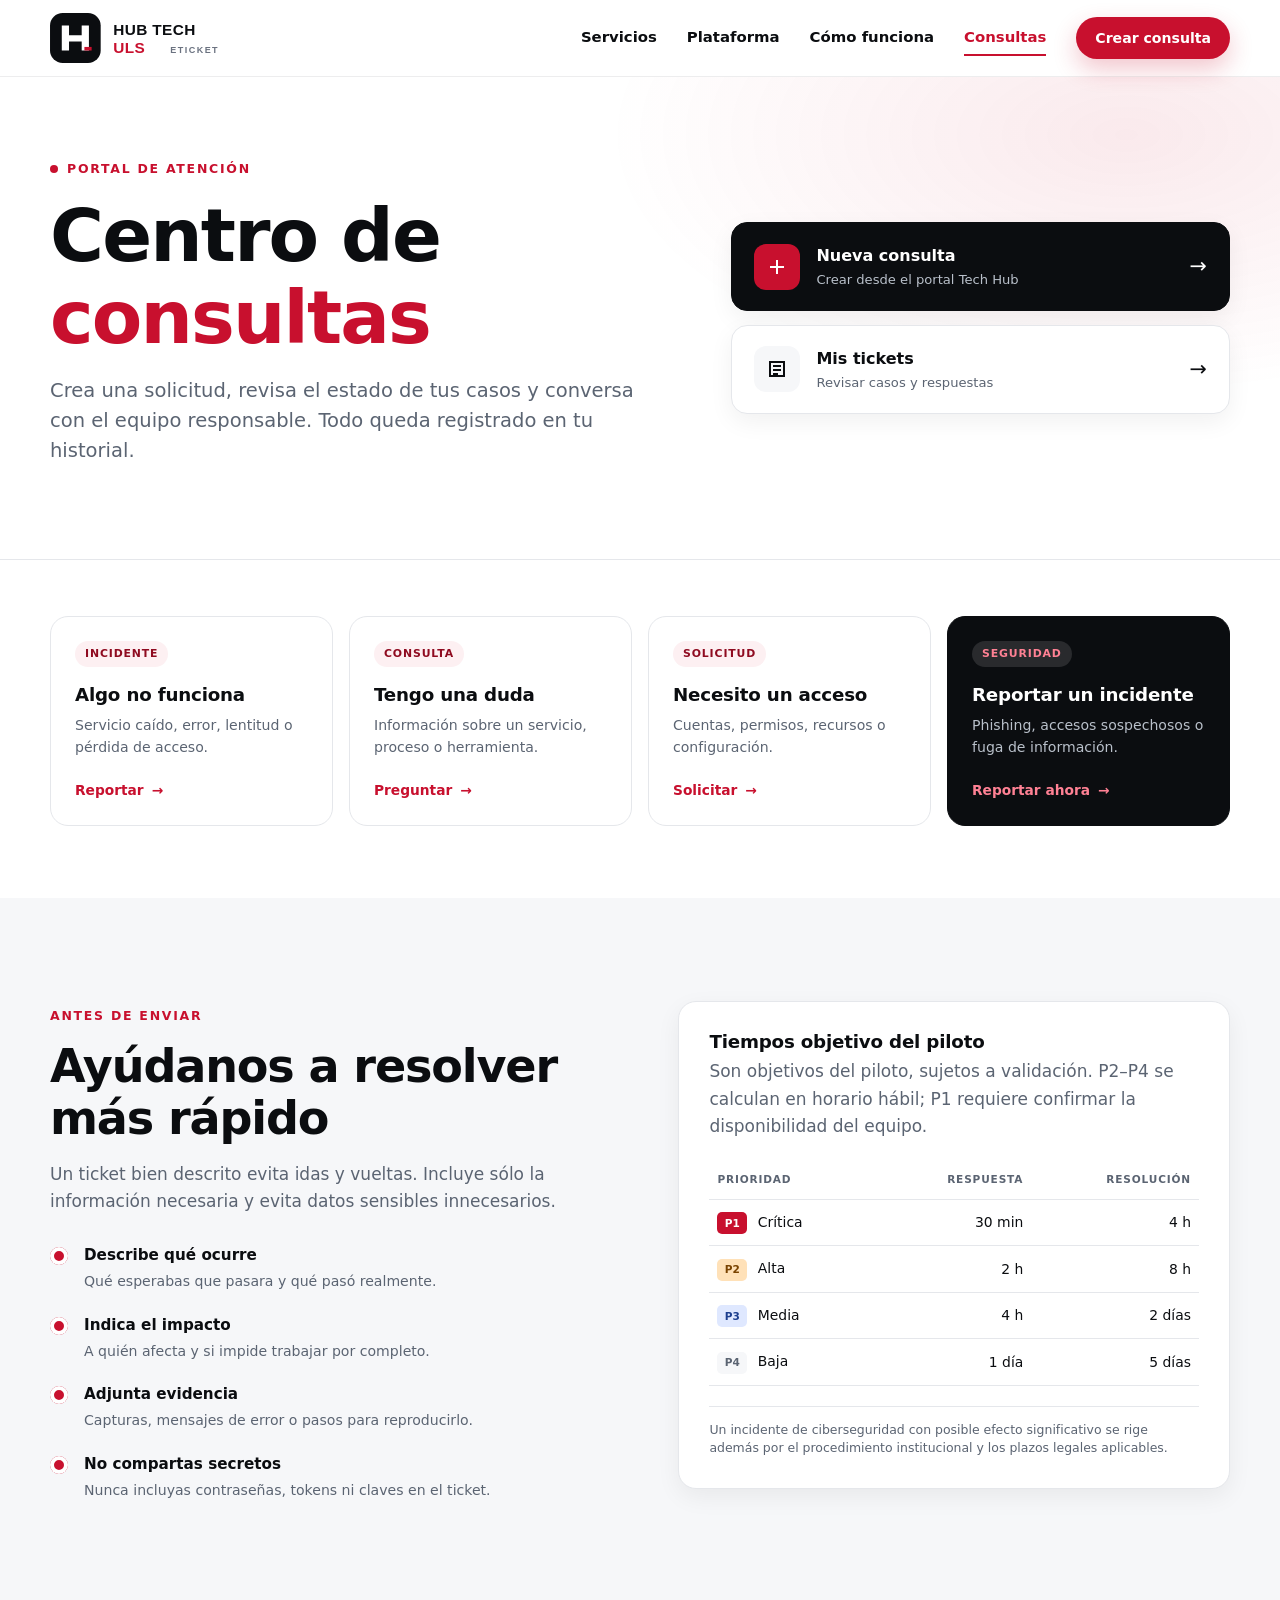
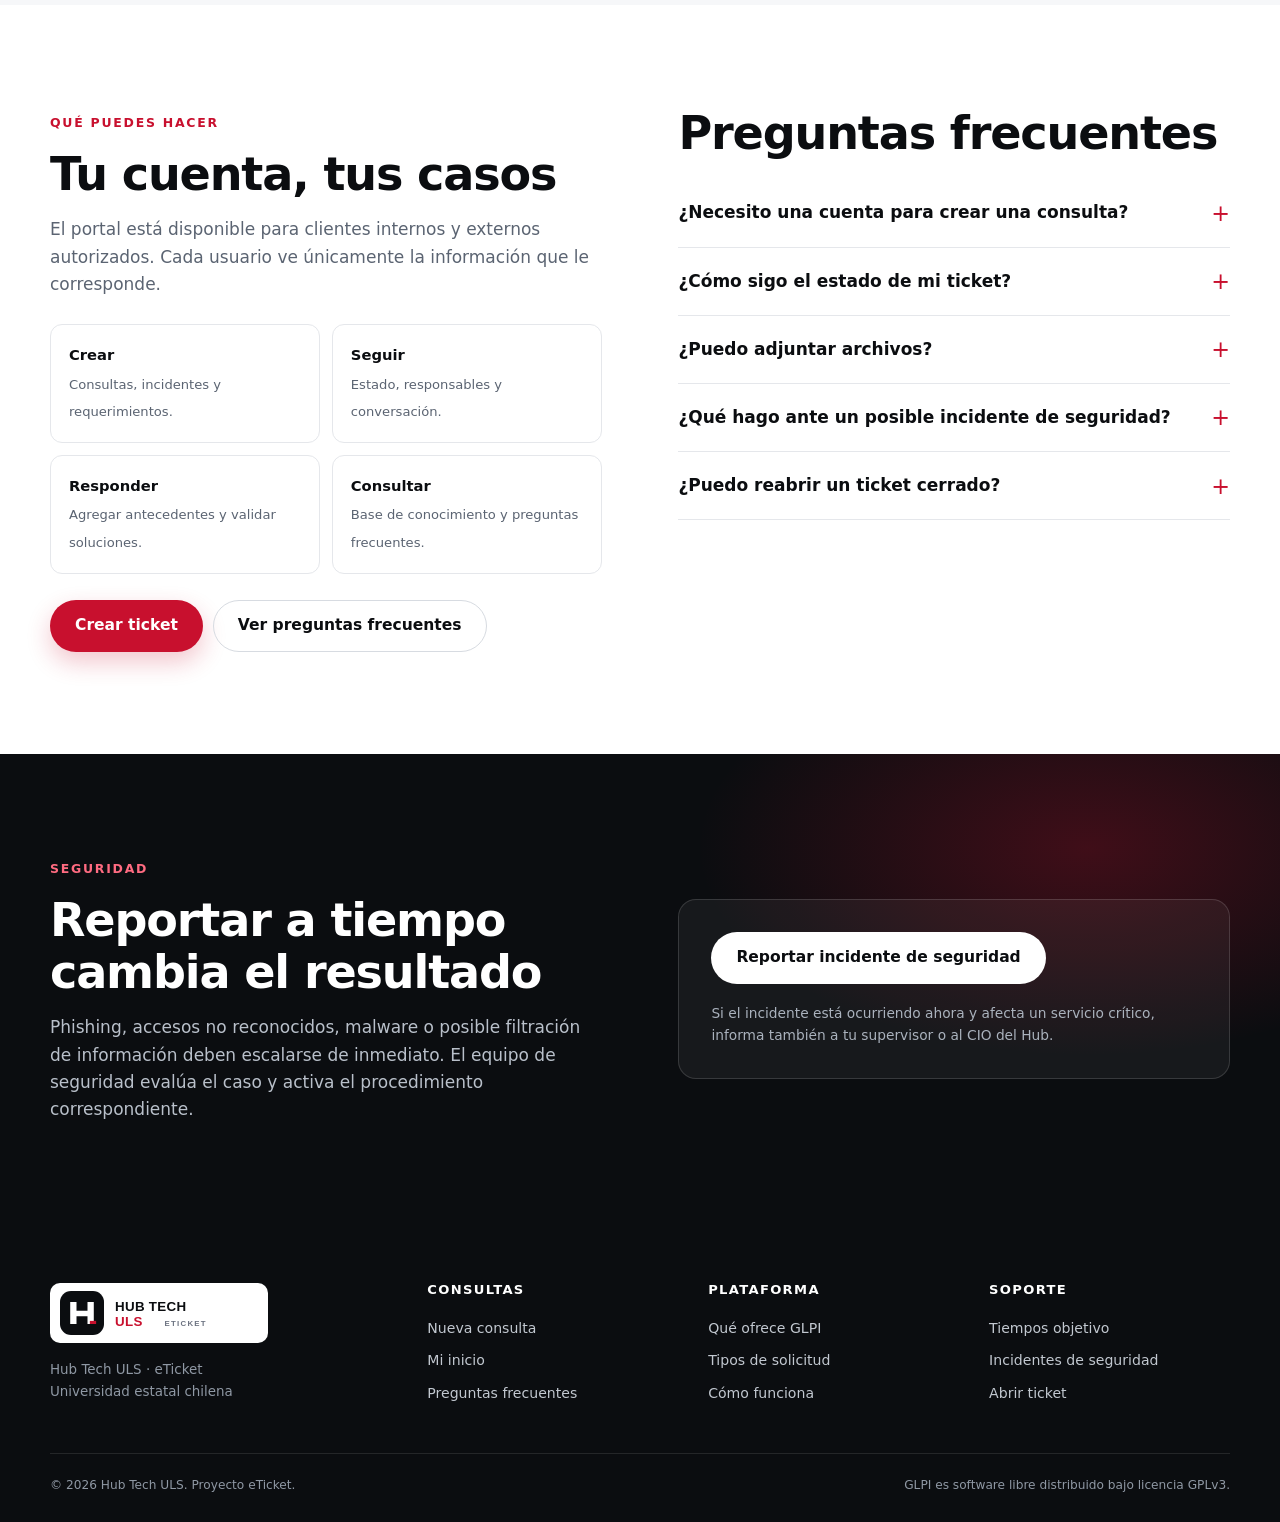
<file: site/consultas.html>
<!doctype html>
<html lang="es-CL">
<head>
  <meta charset="utf-8">
  <meta name="viewport" content="width=device-width, initial-scale=1">
  <meta name="text-scale" content="scale">
  <title>Centro de consultas | Hub Tech ULS</title>
  <meta name="description" content="Guía y acceso al centro de consultas del Hub Tech ULS. Crea, revisa y sigue tus tickets en GLPI.">
  <meta name="theme-color" content="#c8102e">
  <link rel="icon" href="assets/favicon.svg" type="image/svg+xml">
  <link rel="stylesheet" href="assets/styles.css">
</head>
<body>
  <a class="skip-link" href="#contenido">Saltar al contenido</a>

  <header class="site-header">
    <div class="container header-inner">
      <a class="brand" href="index.html" aria-label="Hub Tech ULS - Inicio">
        <img src="assets/logo.svg" alt="Hub Tech ULS" width="252" height="56" fetchpriority="high">
      </a>
      <button class="nav-toggle" type="button" aria-expanded="false" aria-controls="main-nav">
        <span class="sr-only">Abrir menú</span>
        <span></span><span></span><span></span>
      </button>
      <nav class="main-nav" id="main-nav" aria-label="Navegación principal">
        <a href="index.html#servicios">Servicios</a>
        <a href="index.html#glpi">Plataforma</a>
        <a href="index.html#como-funciona">Cómo funciona</a>
        <a class="is-active" href="consultas.html">Consultas</a>
        <a class="btn btn-sm btn-primary" data-glpi-path="/ServiceCatalog" href="http://localhost:8081/ServiceCatalog">Crear consulta</a>
      </nav>
    </div>
  </header>

  <main id="contenido" tabindex="-1">
    <section class="page-hero">
      <div class="container page-hero-grid">
        <div>
          <p class="eyebrow"><span class="pulse"></span> Portal de atención</p>
          <h1>Centro de <span class="accent">consultas</span></h1>
          <p class="lead">Crea una solicitud, revisa el estado de tus casos y conversa con el equipo responsable. Todo queda registrado en tu historial.</p>
        </div>
        <div class="page-hero-actions">
          <a class="action-card action-card-primary" data-glpi-path="/ServiceCatalog" href="http://localhost:8081/ServiceCatalog">
            <span class="action-icon">
              <svg viewBox="0 0 24 24" aria-hidden="true"><path d="M11 5h2v6h6v2h-6v6h-2v-6H5v-2h6V5Z" fill="currentColor"/></svg>
            </span>
            <div><strong>Nueva consulta</strong><small>Crear desde el portal Tech Hub</small></div>
            <span class="action-arrow" aria-hidden="true">→</span>
          </a>
          <a class="action-card" data-glpi-path="/front/ticket.php" href="http://localhost:8081/front/ticket.php">
            <span class="action-icon action-icon-dark">
              <svg viewBox="0 0 24 24" aria-hidden="true"><path d="M4 4h16v16H4V4Zm2 2v12h12V6H6Zm2 2h8v2H8V8Zm0 4h8v2H8v-2Zm0 4h5v2H8v-2Z" fill="currentColor"/></svg>
            </span>
            <div><strong>Mis tickets</strong><small>Revisar casos y respuestas</small></div>
            <span class="action-arrow" aria-hidden="true">→</span>
          </a>
        </div>
      </div>
    </section>

    <section class="section section-tight">
      <div class="container">
        <h2 class="sr-only">Tipos de solicitud</h2>
        <div class="quick-grid">
          <a class="quick-card" data-glpi-path="/ServiceCatalog" href="http://localhost:8081/ServiceCatalog">
            <span class="quick-tag">Incidente</span>
            <h3>Algo no funciona</h3>
            <p>Servicio caído, error, lentitud o pérdida de acceso.</p>
            <span class="card-link">Reportar <span aria-hidden="true">→</span></span>
          </a>
          <a class="quick-card" data-glpi-path="/ServiceCatalog" href="http://localhost:8081/ServiceCatalog">
            <span class="quick-tag">Consulta</span>
            <h3>Tengo una duda</h3>
            <p>Información sobre un servicio, proceso o herramienta.</p>
            <span class="card-link">Preguntar <span aria-hidden="true">→</span></span>
          </a>
          <a class="quick-card" data-glpi-path="/ServiceCatalog" href="http://localhost:8081/ServiceCatalog">
            <span class="quick-tag">Solicitud</span>
            <h3>Necesito un acceso</h3>
            <p>Cuentas, permisos, recursos o configuración.</p>
            <span class="card-link">Solicitar <span aria-hidden="true">→</span></span>
          </a>
          <a class="quick-card quick-card-security" data-glpi-path="/ServiceCatalog" href="http://localhost:8081/ServiceCatalog">
            <span class="quick-tag">Seguridad</span>
            <h3>Reportar un incidente</h3>
            <p>Phishing, accesos sospechosos o fuga de información.</p>
            <span class="card-link">Reportar ahora <span aria-hidden="true">→</span></span>
          </a>
        </div>
      </div>
    </section>

    <section class="section section-soft">
      <div class="container two-col">
        <div>
          <p class="eyebrow">Antes de enviar</p>
          <h2>Ayúdanos a resolver más rápido</h2>
          <p class="muted">Un ticket bien descrito evita idas y vueltas. Incluye sólo la información necesaria y evita datos sensibles innecesarios.</p>
          <ul class="check-list">
            <li><strong>Describe qué ocurre</strong><span>Qué esperabas que pasara y qué pasó realmente.</span></li>
            <li><strong>Indica el impacto</strong><span>A quién afecta y si impide trabajar por completo.</span></li>
            <li><strong>Adjunta evidencia</strong><span>Capturas, mensajes de error o pasos para reproducirlo.</span></li>
            <li><strong>No compartas secretos</strong><span>Nunca incluyas contraseñas, tokens ni claves en el ticket.</span></li>
          </ul>
        </div>
        <aside class="info-panel" id="tiempos">
          <h3>Tiempos objetivo del piloto</h3>
          <p class="muted">Son objetivos del piloto, sujetos a validación. P2–P4 se calculan en horario hábil; P1 requiere confirmar la disponibilidad del equipo.</p>
          <table class="sla-table">
            <thead>
              <tr><th>Prioridad</th><th>Respuesta</th><th>Resolución</th></tr>
            </thead>
            <tbody>
              <tr><td><span class="prio prio-p1">P1</span> Crítica</td><td>30 min</td><td>4 h</td></tr>
              <tr><td><span class="prio prio-p2">P2</span> Alta</td><td>2 h</td><td>8 h</td></tr>
              <tr><td><span class="prio prio-p3">P3</span> Media</td><td>4 h</td><td>2 días</td></tr>
              <tr><td><span class="prio prio-p4">P4</span> Baja</td><td>1 día</td><td>5 días</td></tr>
            </tbody>
          </table>
          <p class="note">Un incidente de ciberseguridad con posible efecto significativo se rige además por el procedimiento institucional y los plazos legales aplicables.</p>
        </aside>
      </div>
    </section>

    <section class="section">
      <div class="container two-col">
        <div>
          <p class="eyebrow">Qué puedes hacer</p>
          <h2>Tu cuenta, tus casos</h2>
          <p class="muted">El portal está disponible para clientes internos y externos autorizados. Cada usuario ve únicamente la información que le corresponde.</p>
          <div class="mini-grid">
            <div class="mini-card"><strong>Crear</strong><span>Consultas, incidentes y requerimientos.</span></div>
            <div class="mini-card"><strong>Seguir</strong><span>Estado, responsables y conversación.</span></div>
            <div class="mini-card"><strong>Responder</strong><span>Agregar antecedentes y validar soluciones.</span></div>
            <div class="mini-card"><strong>Consultar</strong><span>Base de conocimiento y preguntas frecuentes.</span></div>
          </div>
          <div class="inline-actions">
            <a class="btn btn-primary" data-glpi-path="/ServiceCatalog" href="http://localhost:8081/ServiceCatalog">Crear ticket</a>
            <a class="btn btn-ghost" data-glpi-path="/front/helpdesk.faq.php" href="http://localhost:8081/front/helpdesk.faq.php">Ver preguntas frecuentes</a>
          </div>
        </div>

        <div class="faq" aria-labelledby="faq-title">
          <h2 id="faq-title">Preguntas frecuentes</h2>
          <details>
            <summary>¿Necesito una cuenta para crear una consulta?</summary>
            <p>Sí. El portal usa autenticación institucional. Si aún no tienes acceso, solicita la creación de tu cuenta a la mesa de ayuda.</p>
          </details>
          <details>
            <summary>¿Cómo sigo el estado de mi ticket?</summary>
            <p>Ingresa a “Mis tickets”. Ahí verás el estado, la prioridad, el responsable y la línea de tiempo de cada caso.</p>
          </details>
          <details>
            <summary>¿Puedo adjuntar archivos?</summary>
            <p>Sí, dentro de los límites definidos por la plataforma. Evita adjuntar bases de datos completas, credenciales o información que no sea necesaria para el caso.</p>
          </details>
          <details>
            <summary>¿Qué hago ante un posible incidente de seguridad?</summary>
            <p>No esperes. Crea el ticket en la categoría de seguridad o avisa de inmediato al Security Lab. No reenvíes correos sospechosos ni compartas credenciales.</p>
          </details>
          <details>
            <summary>¿Puedo reabrir un ticket cerrado?</summary>
            <p>Sí, si el problema persiste o reaparece dentro del período definido. Indica qué cambió y adjunta la evidencia disponible.</p>
          </details>
        </div>
      </div>
    </section>

    <section class="security-band" id="seguridad">
      <div class="container security-grid">
        <div>
          <p class="eyebrow eyebrow-light">Seguridad</p>
          <h2>Reportar a tiempo cambia el resultado</h2>
          <p class="security-copy">Phishing, accesos no reconocidos, malware o posible filtración de información deben escalarse de inmediato. El equipo de seguridad evalúa el caso y activa el procedimiento correspondiente.</p>
        </div>
        <div class="security-cta">
          <a class="btn btn-white" data-glpi-path="/ServiceCatalog" href="http://localhost:8081/ServiceCatalog">Reportar incidente de seguridad</a>
          <p>Si el incidente está ocurriendo ahora y afecta un servicio crítico, informa también a tu supervisor o al CIO del Hub.</p>
        </div>
      </div>
    </section>
  </main>

  <footer class="site-footer">
    <h2 class="sr-only">Enlaces del pie de página</h2>
    <div class="container footer-grid">
      <div class="footer-brand">
        <img src="assets/logo.svg" alt="Hub Tech ULS" width="252" height="56" loading="lazy">
        <p>Hub Tech ULS · eTicket<br>Universidad estatal chilena</p>
      </div>
      <div class="footer-col">
        <h3>Consultas</h3>
        <a data-glpi-path="/ServiceCatalog" href="http://localhost:8081/ServiceCatalog">Nueva consulta</a>
        <a data-glpi-path="/Helpdesk" href="http://localhost:8081/Helpdesk">Mi inicio</a>
        <a data-glpi-path="/front/helpdesk.faq.php" href="http://localhost:8081/front/helpdesk.faq.php">Preguntas frecuentes</a>
      </div>
      <div class="footer-col">
        <h3>Plataforma</h3>
        <a href="index.html#glpi">Qué ofrece GLPI</a>
        <a href="index.html#servicios">Tipos de solicitud</a>
        <a href="index.html#como-funciona">Cómo funciona</a>
      </div>
      <div class="footer-col">
        <h3>Soporte</h3>
        <a href="consultas.html#tiempos">Tiempos objetivo</a>
        <a href="consultas.html#seguridad">Incidentes de seguridad</a>
        <a data-glpi-path="/ServiceCatalog" href="http://localhost:8081/ServiceCatalog">Abrir ticket</a>
      </div>
    </div>
    <div class="container footer-bottom">
      <span>© <span data-year>2026</span> Hub Tech ULS. Proyecto eTicket.</span>
      <span>GLPI es software libre distribuido bajo licencia GPLv3.</span>
    </div>
  </footer>

  <script src="config.js"></script>
  <script src="assets/app.js"></script>
</body>
</html>
</file>
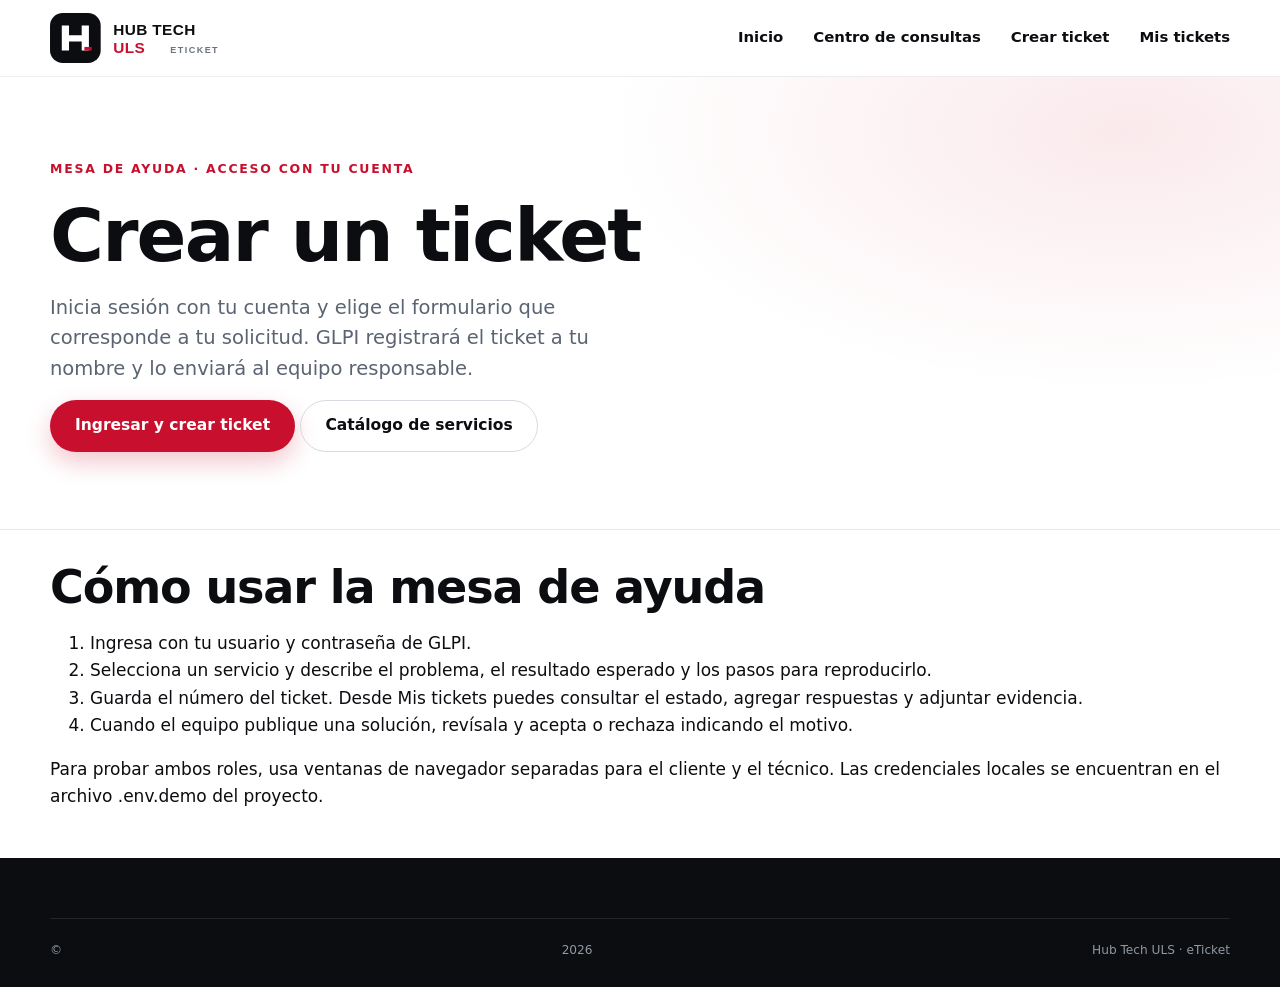
<file: site/crear-consulta.html>
<!doctype html>
<html lang="es-CL">
<head>
<meta charset="utf-8">  <meta name="viewport" content="width=device-width, initial-scale=1">
  <meta name="text-scale" content="scale">
<title>Crear un ticket | Hub Tech ULS</title>
<link rel="icon" href="assets/favicon.svg" type="image/svg+xml">
<link rel="stylesheet" href="assets/styles.css">
</head>
<body>
<a class="skip-link" href="#contenido">Saltar al contenido</a>
<header class="site-header"><div class="container header-inner">
<a class="brand" href="index.html"><img src="assets/logo.svg" alt="Hub Tech ULS" width="252" height="56" fetchpriority="high"></a>
<nav class="main-nav"><a href="index.html">Inicio</a><a href="consultas.html">Centro de consultas</a><a href="crear-consulta.html">Crear ticket</a><a href="panel-atencion.html">Mis tickets</a></nav>
</div></header>
<main id="contenido" tabindex="-1"><section class="page-hero"><div class="container">
<p class="eyebrow">Mesa de ayuda · Acceso con tu cuenta</p>
<h1>Crear un ticket</h1><p class="lead">Inicia sesión con tu cuenta y elige el formulario que corresponde a tu solicitud. GLPI registrará el ticket a tu nombre y lo enviará al equipo responsable.</p>
<a class="btn btn-primary" data-glpi-path="/ServiceCatalog" href="http://localhost:8081/ServiceCatalog">Ingresar y crear ticket</a>
<a class="btn btn-ghost" data-glpi-path="/ServiceCatalog" href="http://localhost:8081/ServiceCatalog">Catálogo de servicios</a>
</div></section>
<section class="container static-section">
<h2>Cómo usar la mesa de ayuda</h2>
<ol><li>Ingresa con tu usuario y contraseña de GLPI.</li><li>Selecciona un servicio y describe el problema, el resultado esperado y los pasos para reproducirlo.</li><li>Guarda el número del ticket. Desde Mis tickets puedes consultar el estado, agregar respuestas y adjuntar evidencia.</li><li>Cuando el equipo publique una solución, revísala y acepta o rechaza indicando el motivo.</li></ol>
<p>Para probar ambos roles, usa ventanas de navegador separadas para el cliente y el técnico. Las credenciales locales se encuentran en el archivo .env.demo del proyecto.</p>
</section></main>
<footer class="site-footer"><div class="container footer-bottom">© <span data-year>2026</span> Hub Tech ULS · eTicket</div></footer>
<script src="config.js"></script><script src="assets/app.js"></script>
</body></html>
</file>
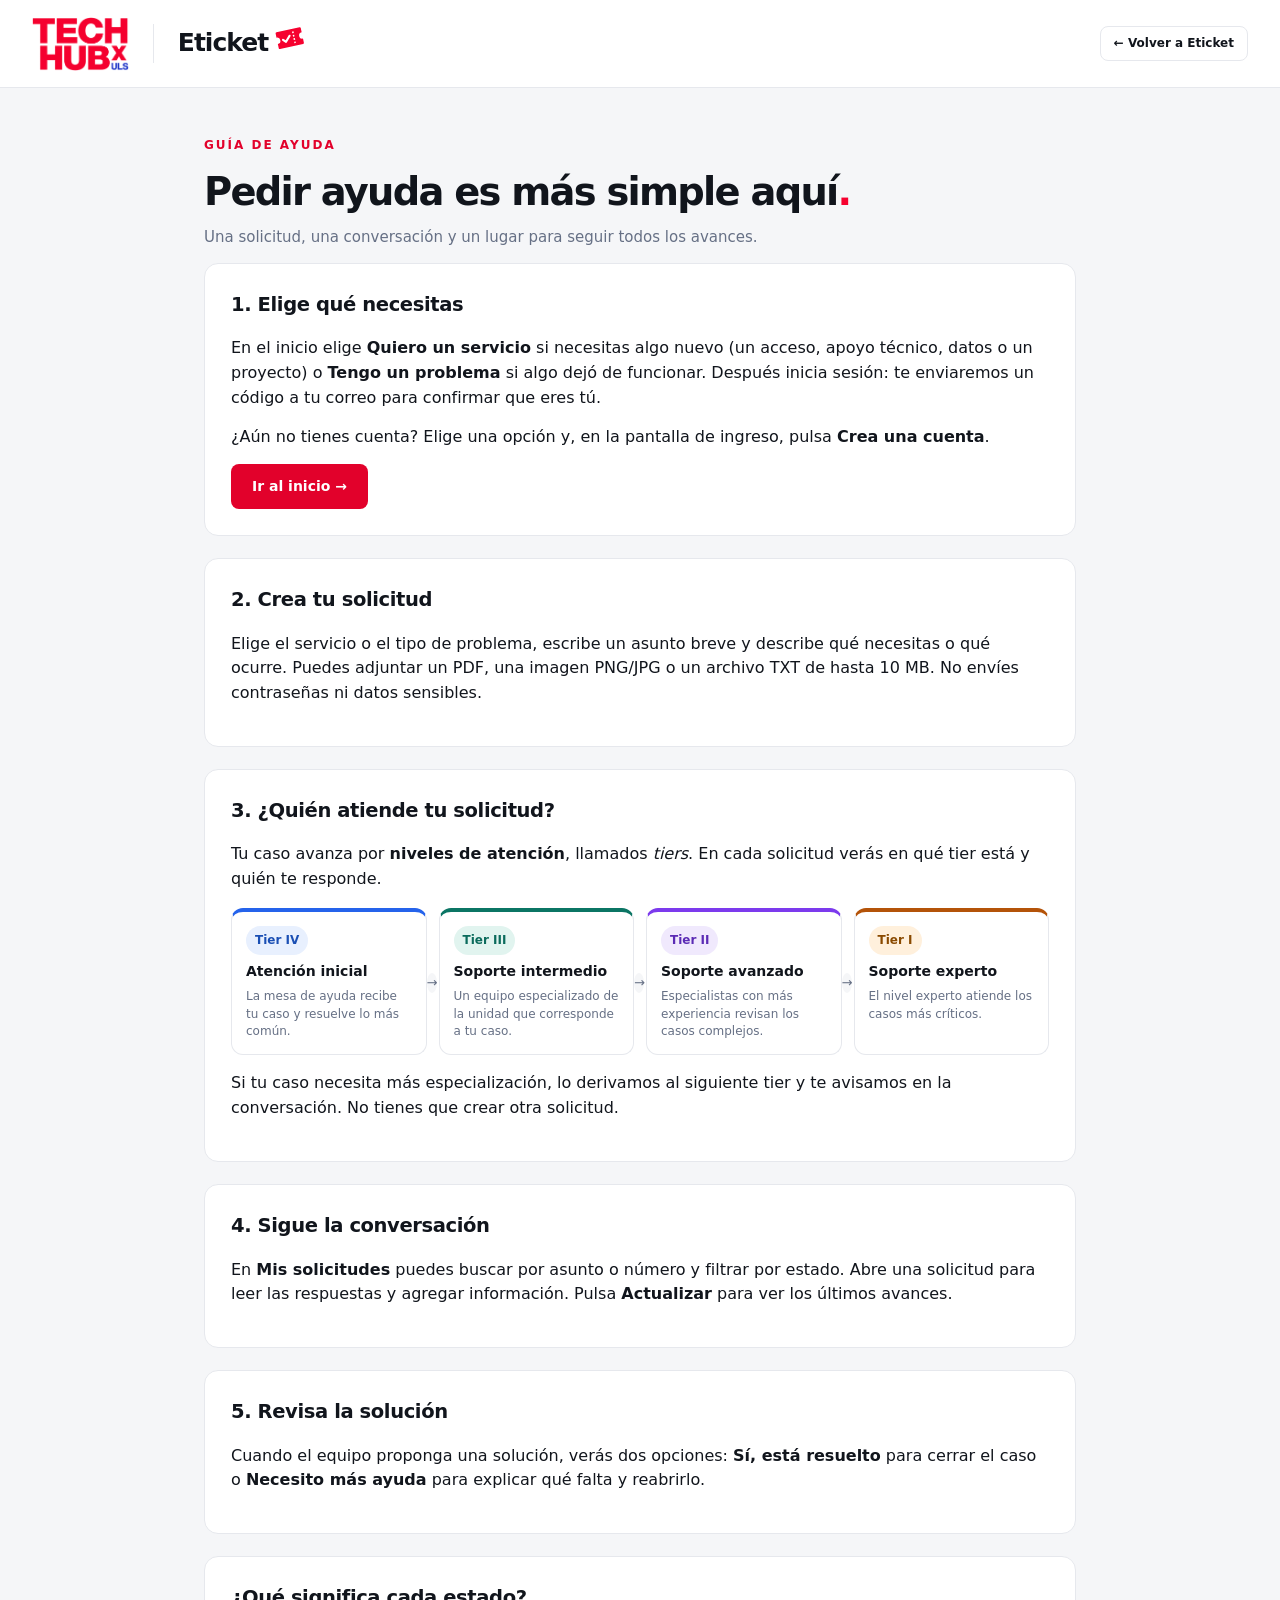
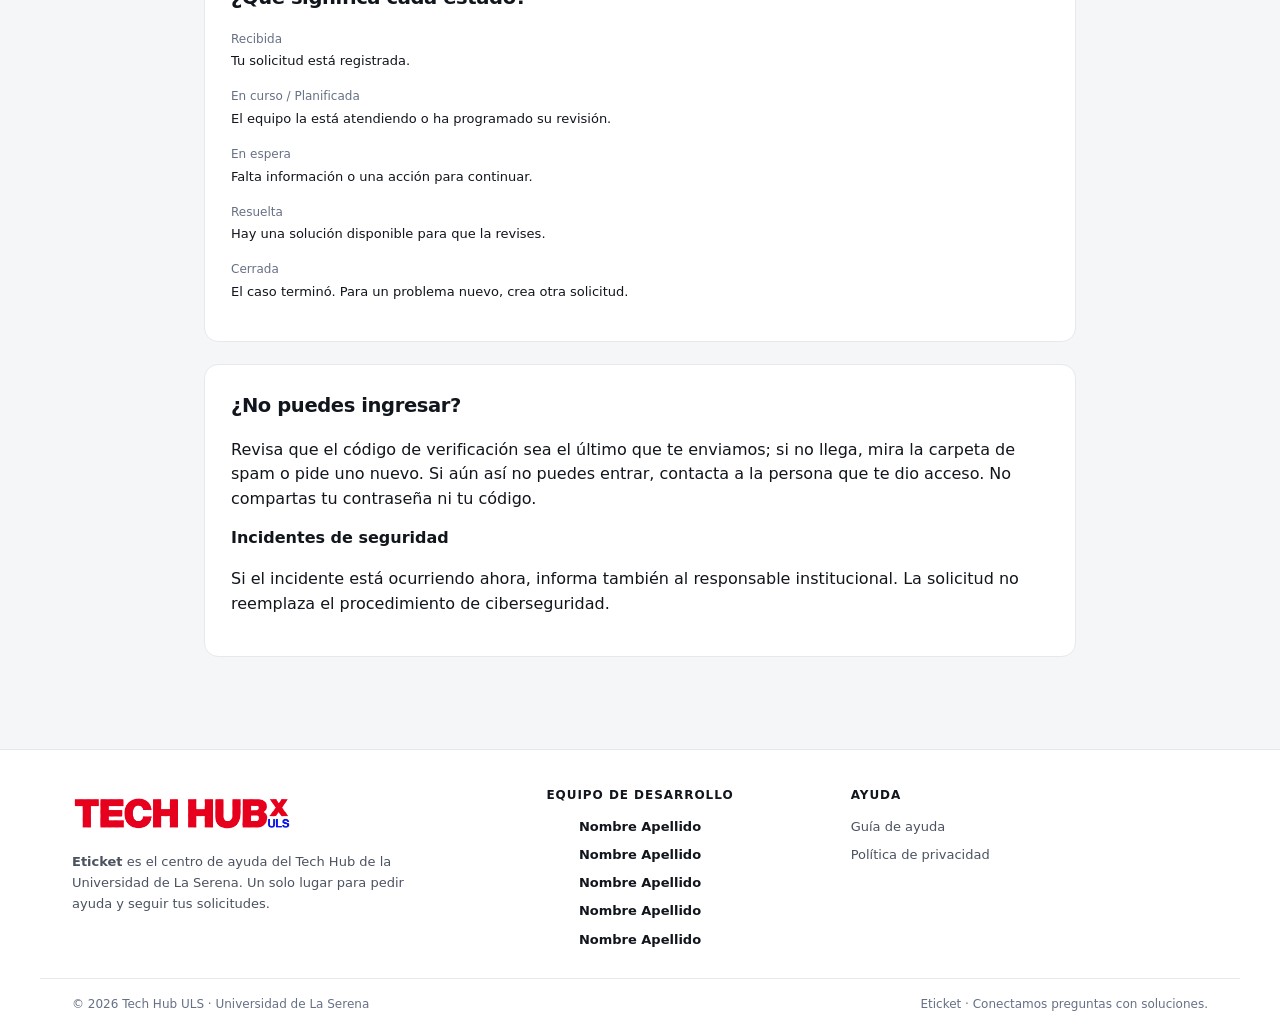
<file: site/guia.html>
<!doctype html>
<html lang="es-CL">
<head>
  <meta charset="utf-8">
  <meta name="viewport" content="width=device-width, initial-scale=1">
  <meta name="text-scale" content="scale">
  <meta name="theme-color" content="#c8102e">
  <title>Guía de ayuda · Eticket</title>
  <link rel="icon" href="assets/favicon.svg" type="image/svg+xml">
  <link rel="stylesheet" href="assets/portal.css?v=20261115b">
  <script src="config.js?v=20261115b" defer></script>
  <script src="assets/layout.js?v=20261115b" defer></script>
</head>
<body>
  <a class="skip-link" href="#main">Saltar al contenido</a>
  <header class="topbar">
    <a class="brand" href="index.html" aria-label="Eticket, inicio"><img src="assets/logo-techhub-uls.png" alt="Tech Hub ULS" width="841" height="469" fetchpriority="high"><span class="brand-name">Eticket<svg class="brand-ticket" viewBox="0 0 28 20" aria-hidden="true" focusable="false"><path d="M3 2h22a1 1 0 0 1 1 1v4a3 3 0 0 0 0 6v4a1 1 0 0 1-1 1H3a1 1 0 0 1-1-1v-4a3 3 0 0 0 0-6V3a1 1 0 0 1 1-1z"/><path class="brand-ticket-cut" d="M18 4.5v11"/><path class="brand-ticket-check" d="M7.5 10.2l2.4 2.4 4.4-4.8"/></svg></span></a>
    <div class="top-actions"><a class="button subtle small" href="index.html">← Volver a Eticket</a></div>
  </header>
  <main id="main" class="guide" tabindex="-1">
    <p class="eyebrow">GUÍA DE AYUDA</p>
    <h1>Pedir ayuda es más simple aquí<span class="brand-dot">.</span></h1>
    <p class="lead">Una solicitud, una conversación y un lugar para seguir todos los avances.</p>

    <section class="panel">
      <h2>1. Elige qué necesitas</h2>
      <p>En el inicio elige <strong>Quiero un servicio</strong> si necesitas algo nuevo (un acceso, apoyo técnico, datos o un proyecto) o <strong>Tengo un problema</strong> si algo dejó de funcionar. Después inicia sesión: te enviaremos un código a tu correo para confirmar que eres tú.</p>
      <p>¿Aún no tienes cuenta? Elige una opción y, en la pantalla de ingreso, pulsa <strong>Crea una cuenta</strong>.</p>
      <a class="button" href="index.html">Ir al inicio →</a>
    </section>

    <section class="panel">
      <h2>2. Crea tu solicitud</h2>
      <p>Elige el servicio o el tipo de problema, escribe un asunto breve y describe qué necesitas o qué ocurre. Puedes adjuntar un PDF, una imagen PNG/JPG o un archivo TXT de hasta 10 MB. No envíes contraseñas ni datos sensibles.</p>
    </section>

    <section class="panel">
      <h2>3. ¿Quién atiende tu solicitud?</h2>
      <p>Tu caso avanza por <strong>niveles de atención</strong>, llamados <em>tiers</em>. En cada solicitud verás en qué tier está y quién te responde.</p>
      <ol class="tier-guide-steps">
        <li class="tier-4"><span class="tier-chip tier-4">Tier IV</span><strong>Atención inicial</strong><small>La mesa de ayuda recibe tu caso y resuelve lo más común.</small></li>
        <li class="tier-3"><span class="tier-chip tier-3">Tier III</span><strong>Soporte intermedio</strong><small>Un equipo especializado de la unidad que corresponde a tu caso.</small></li>
        <li class="tier-2"><span class="tier-chip tier-2">Tier II</span><strong>Soporte avanzado</strong><small>Especialistas con más experiencia revisan los casos complejos.</small></li>
        <li class="tier-1"><span class="tier-chip tier-1">Tier I</span><strong>Soporte experto</strong><small>El nivel experto atiende los casos más críticos.</small></li>
      </ol>
      <p>Si tu caso necesita más especialización, lo derivamos al siguiente tier y te avisamos en la conversación. No tienes que crear otra solicitud.</p>
    </section>

    <section class="panel">
      <h2>4. Sigue la conversación</h2>
      <p>En <strong>Mis solicitudes</strong> puedes buscar por asunto o número y filtrar por estado. Abre una solicitud para leer las respuestas y agregar información. Pulsa <strong>Actualizar</strong> para ver los últimos avances.</p>
    </section>

    <section class="panel">
      <h2>5. Revisa la solución</h2>
      <p>Cuando el equipo proponga una solución, verás dos opciones: <strong>Sí, está resuelto</strong> para cerrar el caso o <strong>Necesito más ayuda</strong> para explicar qué falta y reabrirlo.</p>
    </section>

    <section class="panel">
      <h2>¿Qué significa cada estado?</h2>
      <dl class="meta-list"><div><dt>Recibida</dt><dd>Tu solicitud está registrada.</dd></div><div><dt>En curso / Planificada</dt><dd>El equipo la está atendiendo o ha programado su revisión.</dd></div><div><dt>En espera</dt><dd>Falta información o una acción para continuar.</dd></div><div><dt>Resuelta</dt><dd>Hay una solución disponible para que la revises.</dd></div><div><dt>Cerrada</dt><dd>El caso terminó. Para un problema nuevo, crea otra solicitud.</dd></div></dl>
    </section>

    <section class="panel">
      <h2>¿No puedes ingresar?</h2>
      <p>Revisa que el código de verificación sea el último que te enviamos; si no llega, mira la carpeta de spam o pide uno nuevo. Si aún así no puedes entrar, contacta a la persona que te dio acceso. No compartas tu contraseña ni tu código.</p>
      <h3>Incidentes de seguridad</h3>
      <p>Si el incidente está ocurriendo ahora, informa también al responsable institucional. La solicitud no reemplaza el procedimiento de ciberseguridad.</p>
    </section>
  </main>
  <footer class="site-footer" id="site-footer"></footer>
</body>
</html>
</file>
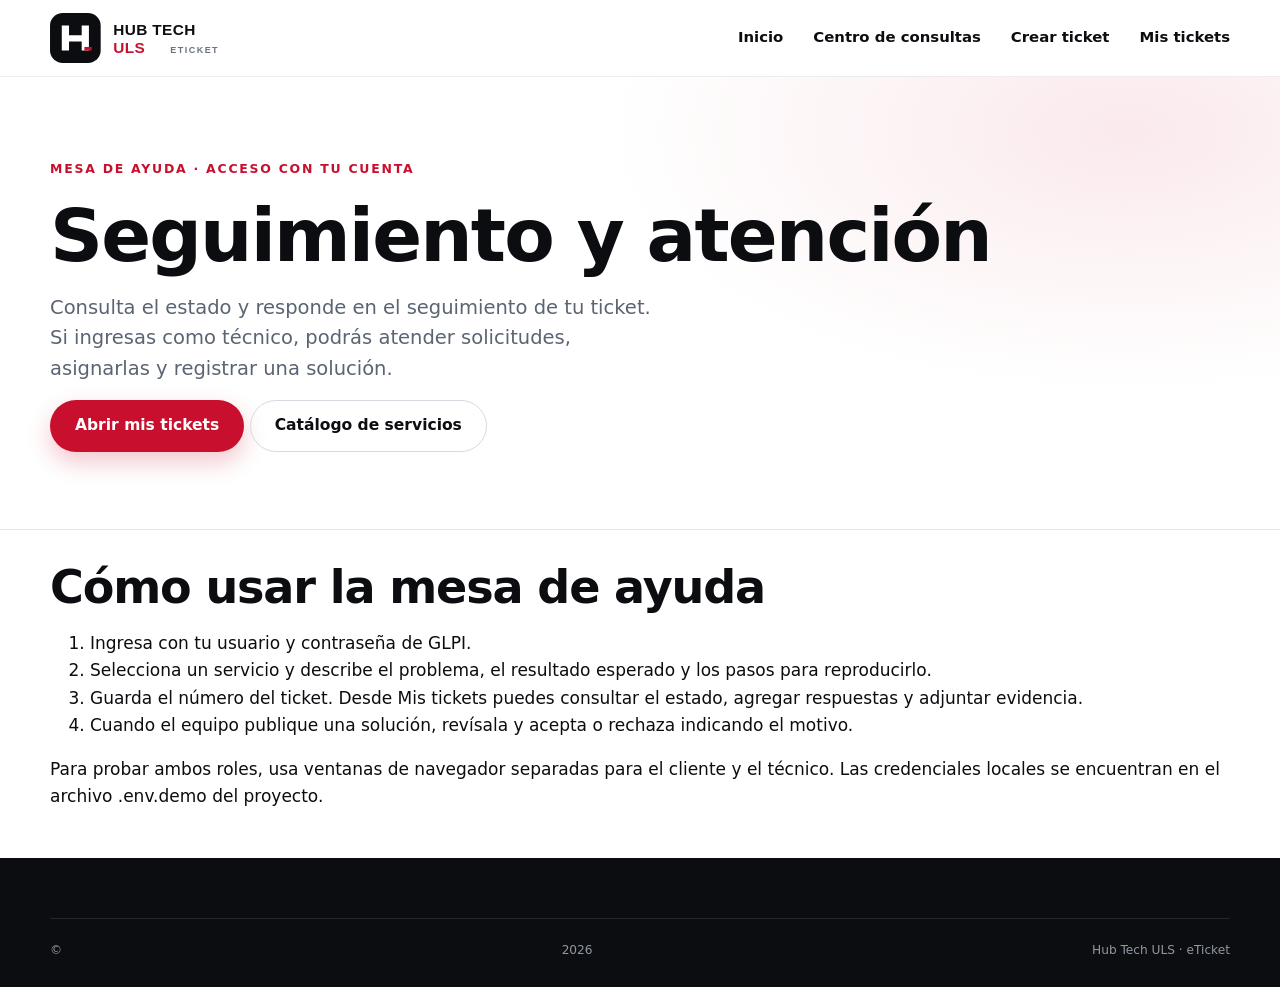
<file: site/panel-atencion.html>
<!doctype html>
<html lang="es-CL">
<head>
<meta charset="utf-8">  <meta name="viewport" content="width=device-width, initial-scale=1">
  <meta name="text-scale" content="scale">
<title>Seguimiento y atención | Hub Tech ULS</title>
<link rel="icon" href="assets/favicon.svg" type="image/svg+xml">
<link rel="stylesheet" href="assets/styles.css">
</head>
<body>
<a class="skip-link" href="#contenido">Saltar al contenido</a>
<header class="site-header"><div class="container header-inner">
<a class="brand" href="index.html"><img src="assets/logo.svg" alt="Hub Tech ULS" width="252" height="56" fetchpriority="high"></a>
<nav class="main-nav"><a href="index.html">Inicio</a><a href="consultas.html">Centro de consultas</a><a href="crear-consulta.html">Crear ticket</a><a href="panel-atencion.html">Mis tickets</a></nav>
</div></header>
<main id="contenido" tabindex="-1"><section class="page-hero"><div class="container">
<p class="eyebrow">Mesa de ayuda · Acceso con tu cuenta</p>
<h1>Seguimiento y atención</h1><p class="lead">Consulta el estado y responde en el seguimiento de tu ticket. Si ingresas como técnico, podrás atender solicitudes, asignarlas y registrar una solución.</p>
<a class="btn btn-primary" data-glpi-path="/front/ticket.php" href="http://localhost:8081/front/ticket.php">Abrir mis tickets</a>
<a class="btn btn-ghost" data-glpi-path="/ServiceCatalog" href="http://localhost:8081/ServiceCatalog">Catálogo de servicios</a>
</div></section>
<section class="container static-section">
<h2>Cómo usar la mesa de ayuda</h2>
<ol><li>Ingresa con tu usuario y contraseña de GLPI.</li><li>Selecciona un servicio y describe el problema, el resultado esperado y los pasos para reproducirlo.</li><li>Guarda el número del ticket. Desde Mis tickets puedes consultar el estado, agregar respuestas y adjuntar evidencia.</li><li>Cuando el equipo publique una solución, revísala y acepta o rechaza indicando el motivo.</li></ol>
<p>Para probar ambos roles, usa ventanas de navegador separadas para el cliente y el técnico. Las credenciales locales se encuentran en el archivo .env.demo del proyecto.</p>
</section></main>
<footer class="site-footer"><div class="container footer-bottom">© <span data-year>2026</span> Hub Tech ULS · eTicket</div></footer>
<script src="config.js"></script><script src="assets/app.js"></script>
</body></html>
</file>
<file: site/assets/styles.css>
:root {
  --red: #c8102e;
  --red-dark: #8f0b20;
  --red-soft: #fdf0f2;
  --ink: #0b0d10;
  --ink-2: #16191e;
  --muted: #5b6472;
  --line: #e5e7eb;
  --soft: #f6f7f9;
  --white: #ffffff;
  --radius: 18px;
  --radius-sm: 12px;
  --shadow: 0 24px 60px rgba(11, 13, 16, .10);
  --shadow-sm: 0 8px 24px rgba(11, 13, 16, .06);
  --font: "Segoe UI", system-ui, -apple-system, BlinkMacSystemFont, "Helvetica Neue", Arial, sans-serif;
  --container: 1180px;
}

*,
*::before,
*::after {
  box-sizing: border-box;
}

html {
  scroll-behavior: smooth;
}

body {
  margin: 0;
  color: var(--ink);
  background: var(--white);
  font-family: var(--font);
  font-size: 1.0625rem;
  line-height: 1.6;
  -webkit-font-smoothing: antialiased;
  text-rendering: optimizeLegibility;
}

img,
svg {
  display: block;
  max-width: 100%;
}

a {
  color: var(--red);
  text-decoration: none;
}

a:hover {
  color: var(--red-dark);
}

h1,
h2,
h3,
p {
  margin-top: 0;
}

h1,
h2,
h3 {
  line-height: 1.12;
  letter-spacing: -0.025em;
  font-weight: 750;
}

h1 {
  font-size: clamp(2.6rem, 6vw, 4.6rem);
  margin-bottom: 1.2rem;
}

h2 {
  font-size: clamp(1.9rem, 3.6vw, 2.9rem);
  margin-bottom: 1rem;
}

h3 {
  font-size: 1.14rem;
  letter-spacing: -0.01em;
  margin-bottom: .55rem;
}

p {
  margin-bottom: 1rem;
}

.container {
  width: min(100% - 48px, var(--container));
  margin-inline: auto;
}
.static-section {
  padding-block: 32px;
}

.sr-only {
  position: absolute;
  width: 1px;
  height: 1px;
  padding: 0;
  margin: -1px;
  overflow: hidden;
  clip: rect(0, 0, 0, 0);
  white-space: nowrap;
  border: 0;
}

.skip-link {
  position: fixed;
  top: -100px;
  left: 16px;
  z-index: 200;
  padding: 12px 18px;
  border-radius: 8px;
  background: var(--ink);
  color: var(--white);
  font-weight: 700;
}

.skip-link:focus {
  top: 16px;
}

:focus-visible {
  outline: 3px solid var(--red);
  outline-offset: 3px;
  border-radius: 4px;
}

/* Header */
.site-header {
  position: sticky;
  top: 0;
  z-index: 100;
  background: rgba(255, 255, 255, .92);
  backdrop-filter: saturate(160%) blur(14px);
  border-bottom: 1px solid rgba(11, 13, 16, .07);
}

.header-inner {
  display: flex;
  align-items: center;
  justify-content: space-between;
  gap: 24px;
  min-height: 76px;
}

.brand img {
  width: 228px;
  height: auto;
}

.main-nav {
  display: flex;
  align-items: center;
  gap: 30px;
}

.main-nav > a:not(.btn) {
  position: relative;
  color: var(--ink);
  font-size: .93rem;
  font-weight: 650;
  padding: 6px 0;
}

.main-nav > a:not(.btn)::after {
  content: "";
  position: absolute;
  left: 0;
  right: 0;
  bottom: 0;
  height: 2px;
  background: var(--red);
  transform: scaleX(0);
  transform-origin: left;
  transition: transform .2s ease;
}

.main-nav > a:not(.btn):hover::after,
.main-nav > a.is-active::after {
  transform: scaleX(1);
}

.main-nav > a.is-active {
  color: var(--red);
}

.nav-toggle {
  display: none;
  width: 44px;
  height: 44px;
  padding: 11px;
  border: 1px solid var(--line);
  border-radius: 10px;
  background: var(--white);
  cursor: pointer;
}

.nav-toggle span:not(.sr-only) {
  display: block;
  height: 2px;
  margin: 5px 0;
  background: var(--ink);
  transition: transform .2s ease, opacity .2s ease;
}

/* Buttons */
.btn {
  display: inline-flex;
  align-items: center;
  justify-content: center;
  gap: 10px;
  min-height: 52px;
  padding: 14px 24px;
  border: 1px solid transparent;
  border-radius: 999px;
  font-family: inherit;
  font-size: .97rem;
  font-weight: 700;
  line-height: 1;
  cursor: pointer;
  transition: transform .18s ease, background-color .18s ease, color .18s ease, border-color .18s ease, box-shadow .18s ease;
}

.btn svg {
  width: 19px;
  height: 19px;
  flex: none;
}

.btn:hover {
  transform: translateY(-1px);
}

.btn-sm {
  min-height: 42px;
  padding: 10px 18px;
  font-size: .88rem;
}

.btn-primary {
  background: var(--red);
  color: var(--white);
  box-shadow: 0 10px 24px rgba(200, 16, 46, .24);
}

.btn-primary:hover {
  background: var(--red-dark);
  color: var(--white);
  box-shadow: 0 14px 30px rgba(143, 11, 32, .28);
}

.btn-ghost {
  background: transparent;
  color: var(--ink);
  border-color: #d7dbe1;
}

.btn-ghost:hover {
  color: var(--ink);
  border-color: var(--ink);
  background: var(--white);
}

.btn-white {
  background: var(--white);
  color: var(--ink);
}

.btn-white:hover {
  background: #f2f3f5;
  color: var(--ink);
}

.btn-outline-light {
  background: transparent;
  color: var(--white);
  border-color: rgba(255, 255, 255, .45);
}

.btn-outline-light:hover {
  color: var(--white);
  border-color: var(--white);
  background: rgba(255, 255, 255, .08);
}

/* Shared type */
.eyebrow {
  display: inline-flex;
  align-items: center;
  gap: 9px;
  margin-bottom: 1rem;
  color: var(--red);
  font-size: .78rem;
  font-weight: 800;
  letter-spacing: .14em;
  text-transform: uppercase;
}

.eyebrow-light {
  color: #ff6b81;
}

.pulse {
  width: 8px;
  height: 8px;
  border-radius: 50%;
  background: var(--red);
  box-shadow: 0 0 0 0 rgba(200, 16, 46, .5);
  animation: pulse 2.2s infinite;
}

.accent {
  color: var(--red);
}

.lead {
  max-width: 620px;
  color: var(--muted);
  font-size: clamp(1.05rem, 1.6vw, 1.22rem);
  line-height: 1.55;
}

.muted {
  color: var(--muted);
}

/* Hero */
.hero {
  position: relative;
  overflow: hidden;
  padding: clamp(56px, 8vw, 104px) 0 clamp(72px, 9vw, 120px);
  background:
    radial-gradient(900px 520px at 78% 18%, rgba(200, 16, 46, .08), transparent 62%),
    linear-gradient(180deg, #fff 0%, #fff 62%, var(--soft) 100%);
}

.hero::before {
  content: "";
  position: absolute;
  inset: 0;
  background-image:
    linear-gradient(rgba(11, 13, 16, .035) 1px, transparent 1px),
    linear-gradient(90deg, rgba(11, 13, 16, .035) 1px, transparent 1px);
  background-size: 72px 72px;
  mask-image: linear-gradient(180deg, #000 0%, transparent 78%);
  pointer-events: none;
}

.hero-grid {
  position: relative;
  z-index: 2;
  display: grid;
  grid-template-columns: minmax(0, 1.05fr) minmax(0, .95fr);
  gap: clamp(40px, 6vw, 84px);
  align-items: center;
}

.hero-copy h1 {
  max-width: 760px;
}

.hero-actions {
  display: flex;
  flex-wrap: wrap;
  gap: 12px;
  margin-top: 1.8rem;
}

.hero-points {
  display: flex;
  gap: 34px;
  margin: 2.6rem 0 0;
  padding: 1.4rem 0 0;
  border-top: 1px solid var(--line);
  list-style: none;
}

.hero-points li {
  display: flex;
  flex-direction: column;
}

.hero-points strong {
  font-size: 1.32rem;
  letter-spacing: -0.02em;
}

.hero-points span {
  color: var(--muted);
  font-size: .8rem;
  font-weight: 600;
  letter-spacing: .06em;
  text-transform: uppercase;
}

/* Ticket mock */
.ticket-visual {
  position: relative;
  padding: 22px 0;
}

.ticket-card {
  position: relative;
  z-index: 2;
  max-width: 440px;
  margin-left: auto;
  padding: 26px;
  border: 1px solid rgba(11, 13, 16, .08);
  border-radius: 22px;
  background: var(--white);
  box-shadow: var(--shadow);
}

.ticket-card::before {
  content: "";
  position: absolute;
  inset: 0 0 auto;
  height: 5px;
  border-radius: 22px 22px 0 0;
  background: linear-gradient(90deg, var(--red), #ff6b81);
}

.ticket-top {
  display: flex;
  align-items: center;
  justify-content: space-between;
  gap: 12px;
  margin-bottom: 14px;
}

.ticket-id {
  color: var(--muted);
  font-size: .76rem;
  font-weight: 800;
  letter-spacing: .1em;
}

.chip {
  display: inline-flex;
  align-items: center;
  gap: 6px;
  padding: 5px 11px;
  border-radius: 999px;
  font-size: .72rem;
  font-weight: 800;
  letter-spacing: .04em;
  text-transform: uppercase;
}

.chip-red {
  background: var(--red-soft);
  color: var(--red-dark);
}

.chip-red::before {
  content: "";
  width: 6px;
  height: 6px;
  border-radius: 50%;
  background: var(--red);
}

.ticket-card h3 {
  margin-bottom: .5rem;
  font-size: 1.28rem;
}

.ticket-desc {
  color: var(--muted);
  font-size: .92rem;
}

.ticket-meta {
  display: grid;
  grid-template-columns: repeat(3, 1fr);
  gap: 10px;
  margin: 18px 0;
  padding: 14px;
  border: 1px solid var(--line);
  border-radius: 12px;
  background: #fbfbfc;
}

.ticket-meta span {
  display: block;
  margin-bottom: 2px;
  color: var(--muted);
  font-size: .66rem;
  font-weight: 700;
  letter-spacing: .08em;
  text-transform: uppercase;
}

.ticket-meta strong {
  font-size: .84rem;
}

.timeline {
  border-left: 2px solid var(--line);
  margin-left: 6px;
  padding-left: 20px;
}

.timeline-item {
  position: relative;
  padding: 0 0 16px;
}

.timeline-item:last-child {
  padding-bottom: 0;
}

.timeline-item > span {
  position: absolute;
  left: -27px;
  top: 4px;
  width: 12px;
  height: 12px;
  border: 2px solid #c8cdd4;
  border-radius: 50%;
  background: var(--white);
}

.timeline-item.done > span {
  border-color: var(--red);
  background: var(--red);
}

.timeline-item.active > span {
  border-color: var(--red);
  background: var(--white);
  box-shadow: 0 0 0 4px rgba(200, 16, 46, .16);
}

.timeline-item strong {
  display: block;
  font-size: .86rem;
}

.timeline-item small {
  color: var(--muted);
  font-size: .74rem;
}

.float-card {
  position: absolute;
  z-index: 3;
  display: flex;
  align-items: center;
  gap: 11px;
  padding: 12px 16px;
  border: 1px solid rgba(11, 13, 16, .08);
  border-radius: 14px;
  background: rgba(255, 255, 255, .96);
  box-shadow: var(--shadow-sm);
  animation: float 5s ease-in-out infinite;
}

.float-card strong {
  display: block;
  font-size: .78rem;
}

.float-card small {
  display: block;
  color: var(--muted);
  font-size: .68rem;
}

.float-card-top {
  top: 0;
  left: 0;
}

.float-card-bottom {
  right: -6px;
  bottom: 0;
  animation-delay: -2.4s;
}

.float-icon {
  display: grid;
  place-items: center;
  width: 38px;
  height: 38px;
  border-radius: 11px;
  background: var(--red);
  color: var(--white);
  font-size: .66rem;
  font-weight: 900;
  letter-spacing: .04em;
}

.float-icon-black {
  background: var(--ink);
}

.hero-band {
  position: absolute;
  z-index: 1;
  right: -80px;
  bottom: -160px;
  width: 540px;
  height: 320px;
  border-radius: 50%;
  background: linear-gradient(120deg, rgba(200, 16, 46, .14), rgba(200, 16, 46, .02));
  filter: blur(10px);
}

/* Logo strip */
.logo-strip {
  border-top: 1px solid var(--line);
  border-bottom: 1px solid var(--line);
  background: var(--white);
}

.strip-inner {
  display: flex;
  align-items: center;
  justify-content: center;
  flex-wrap: wrap;
  gap: 18px 26px;
  padding: 22px 0;
}

.strip-inner span {
  color: var(--muted);
  font-size: .76rem;
  font-weight: 700;
  letter-spacing: .1em;
  text-transform: uppercase;
}

.strip-inner strong {
  font-size: .92rem;
  letter-spacing: .02em;
}

.strip-inner i {
  width: 4px;
  height: 4px;
  border-radius: 50%;
  background: var(--red);
}

/* Sections */
.section {
  padding: clamp(64px, 8vw, 110px) 0;
}

.section-soft {
  background: var(--soft);
}

.section-tight {
  padding: 56px 0 72px;
}

.section-head {
  max-width: 720px;
  margin-bottom: clamp(32px, 4vw, 52px);
}

.section-head p:not(.eyebrow) {
  color: var(--muted);
  margin-bottom: 0;
}

.section-head.split {
  display: grid;
  grid-template-columns: 1fr .9fr;
  gap: 48px;
  max-width: none;
  align-items: end;
}

.section-head.split h2 {
  margin-bottom: 0;
}

/* Services */
.service-grid {
  display: grid;
  grid-template-columns: repeat(3, 1fr);
  gap: 18px;
}

.service-card {
  display: flex;
  flex-direction: column;
  min-height: 236px;
  padding: 26px;
  border: 1px solid var(--line);
  border-radius: var(--radius);
  background: var(--white);
  color: var(--ink);
  transition: transform .2s ease, border-color .2s ease, box-shadow .2s ease;
}

.service-card:hover {
  transform: translateY(-4px);
  border-color: rgba(200, 16, 46, .38);
  box-shadow: var(--shadow-sm);
  color: var(--ink);
}

.service-icon {
  display: grid;
  place-items: center;
  width: 46px;
  height: 46px;
  margin-bottom: 22px;
  border-radius: 13px;
  background: var(--red-soft);
  color: var(--red);
}

.service-icon svg {
  width: 24px;
  height: 24px;
}

.service-card p {
  color: var(--muted);
  font-size: .93rem;
  margin-bottom: 1.2rem;
}

.card-link {
  display: inline-flex;
  align-items: center;
  gap: 8px;
  margin-top: auto;
  color: var(--red);
  font-size: .86rem;
  font-weight: 800;
}

.card-link span {
  transition: transform .2s ease;
}

.service-card:hover .card-link span,
.quick-card:hover .card-link span {
  transform: translateX(4px);
}

.service-card-dark {
  border-color: var(--ink);
  background: var(--ink);
  color: var(--white);
}

.service-card-dark:hover {
  color: var(--white);
  border-color: var(--ink);
}

.service-card-dark .service-icon {
  background: rgba(255, 255, 255, .1);
  color: var(--white);
}

.service-card-dark p {
  color: #b9c0ca;
}

.service-card-dark .card-link {
  color: #ff8194;
}

/* Features */
.feature-grid {
  display: grid;
  grid-template-columns: repeat(4, 1fr);
  border-top: 1px solid var(--line);
  border-left: 1px solid var(--line);
}

.feature {
  padding: 28px 26px 30px;
  border-right: 1px solid var(--line);
  border-bottom: 1px solid var(--line);
  background: rgba(255, 255, 255, .55);
}

.feature-num {
  display: block;
  margin-bottom: 26px;
  color: var(--red);
  font-size: .74rem;
  font-weight: 900;
  letter-spacing: .12em;
}

.feature p {
  margin-bottom: 0;
  color: var(--muted);
  font-size: .9rem;
}

/* Steps */
.steps {
  display: grid;
  grid-template-columns: repeat(3, 1fr);
  gap: 22px;
  margin: 0;
  padding: 0;
  list-style: none;
  counter-reset: step;
}

.steps li {
  position: relative;
  padding: 30px 26px;
  border-radius: var(--radius);
  background: var(--soft);
}

.step-num {
  display: grid;
  place-items: center;
  width: 44px;
  height: 44px;
  margin-bottom: 22px;
  border-radius: 50%;
  background: var(--red);
  color: var(--white);
  font-size: 1.05rem;
  font-weight: 800;
}

.steps p {
  margin-bottom: 0;
  color: var(--muted);
  font-size: .93rem;
}

/* Security band */
.security-band {
  padding: clamp(64px, 8vw, 100px) 0;
  background:
    radial-gradient(600px 320px at 85% 20%, rgba(200, 16, 46, .28), transparent 65%),
    var(--ink);
  color: var(--white);
}

.security-grid {
  display: grid;
  grid-template-columns: 1fr 1fr;
  gap: clamp(36px, 6vw, 80px);
  align-items: center;
}

.security-grid h2 {
  color: var(--white);
}

.security-copy {
  color: #b9c0ca;
  margin-bottom: 0;
}

.security-list {
  display: grid;
  gap: 2px;
  margin: 0;
  padding: 0;
  list-style: none;
  border: 1px solid rgba(255, 255, 255, .13);
  border-radius: var(--radius);
  overflow: hidden;
}

.security-list li {
  padding: 18px 22px;
  background: rgba(255, 255, 255, .045);
}

.security-list strong {
  display: block;
  font-size: .94rem;
}

.security-list span {
  color: #aab2bd;
  font-size: .85rem;
}

.security-cta {
  padding: 32px;
  border: 1px solid rgba(255, 255, 255, .14);
  border-radius: var(--radius);
  background: rgba(255, 255, 255, .05);
}

.security-cta p {
  margin: 18px 0 0;
  color: #aab2bd;
  font-size: .86rem;
}

/* CTA */
.cta-section {
  padding-bottom: clamp(64px, 8vw, 100px);
}

.cta-box {
  display: flex;
  align-items: center;
  justify-content: space-between;
  gap: 40px;
  padding: clamp(36px, 5vw, 64px);
  border-radius: 24px;
  background:
    radial-gradient(500px 260px at 90% 0%, rgba(255, 255, 255, .16), transparent 70%),
    var(--red);
  color: var(--white);
}

.cta-box h2 {
  margin-bottom: 0;
  color: var(--white);
}

.cta-actions {
  display: flex;
  flex-wrap: wrap;
  gap: 12px;
}

/* Page hero */
.page-hero {
  padding: clamp(50px, 6vw, 84px) 0;
  background:
    radial-gradient(800px 400px at 88% 12%, rgba(200, 16, 46, .09), transparent 65%),
    var(--white);
  border-bottom: 1px solid var(--line);
}

.page-hero-grid {
  display: grid;
  grid-template-columns: 1.1fr .9fr;
  gap: clamp(36px, 6vw, 72px);
  align-items: center;
}

.page-hero h1 {
  margin-bottom: 1rem;
}

.page-hero-actions {
  display: grid;
  gap: 14px;
}

.action-card {
  display: flex;
  align-items: center;
  gap: 16px;
  padding: 20px 22px;
  border: 1px solid var(--line);
  border-radius: 16px;
  background: var(--white);
  color: var(--ink);
  box-shadow: var(--shadow-sm);
  transition: transform .2s ease, border-color .2s ease;
}

.action-card:hover {
  transform: translateY(-2px);
  border-color: rgba(200, 16, 46, .4);
  color: var(--ink);
}

.action-card-primary {
  border-color: var(--ink);
  background: var(--ink);
  color: var(--white);
}

.action-card-primary:hover {
  border-color: var(--ink);
  color: var(--white);
}

.action-icon {
  display: grid;
  place-items: center;
  width: 46px;
  height: 46px;
  flex: none;
  border-radius: 12px;
  background: var(--red);
  color: var(--white);
}

.action-icon svg {
  width: 24px;
  height: 24px;
}

.action-icon-dark {
  background: var(--soft);
  color: var(--ink);
}

.action-card strong {
  display: block;
  font-size: 1rem;
}

.action-card small {
  display: block;
  color: var(--muted);
  font-size: .82rem;
}

.action-card-primary small {
  color: #b9c0ca;
}

.action-arrow {
  margin-left: auto;
  font-size: 1.3rem;
  transition: transform .2s ease;
}

.action-card:hover .action-arrow {
  transform: translateX(4px);
}

/* Quick cards */
.quick-grid {
  display: grid;
  grid-template-columns: repeat(4, 1fr);
  gap: 16px;
}

.quick-card {
  display: flex;
  flex-direction: column;
  min-height: 210px;
  padding: 24px;
  border: 1px solid var(--line);
  border-radius: var(--radius);
  background: var(--white);
  color: var(--ink);
  transition: transform .2s ease, border-color .2s ease, box-shadow .2s ease;
}

.quick-card:hover {
  transform: translateY(-3px);
  border-color: rgba(200, 16, 46, .4);
  box-shadow: var(--shadow-sm);
  color: var(--ink);
}

.quick-tag {
  display: inline-block;
  align-self: flex-start;
  margin-bottom: 18px;
  padding: 4px 10px;
  border-radius: 999px;
  background: var(--red-soft);
  color: var(--red-dark);
  font-size: .68rem;
  font-weight: 800;
  letter-spacing: .08em;
  text-transform: uppercase;
}

.quick-card p {
  color: var(--muted);
  font-size: .88rem;
}

.quick-card .card-link {
  margin-top: auto;
}

.quick-card-security {
  border-color: var(--ink);
  background: var(--ink);
  color: var(--white);
}

.quick-card-security:hover {
  color: var(--white);
}

.quick-card-security .quick-tag {
  background: rgba(255, 255, 255, .12);
  color: #ff8194;
}

.quick-card-security p {
  color: #b9c0ca;
}

.quick-card-security .card-link {
  color: #ff8194;
}

/* Two columns, check list, info panel */
.two-col {
  display: grid;
  grid-template-columns: 1fr 1fr;
  gap: clamp(36px, 6vw, 80px);
  align-items: start;
}

.check-list {
  display: grid;
  gap: 18px;
  margin: 28px 0 0;
  padding: 0;
  list-style: none;
}

.check-list li {
  position: relative;
  padding-left: 34px;
}

.check-list li::before {
  content: "";
  position: absolute;
  left: 0;
  top: 4px;
  width: 18px;
  height: 18px;
  border-radius: 50%;
  background: var(--red);
  box-shadow: inset 0 0 0 4px var(--white);
}

.check-list strong {
  display: block;
  font-size: .95rem;
}

.check-list span {
  color: var(--muted);
  font-size: .88rem;
}

.info-panel {
  padding: 30px;
  border: 1px solid var(--line);
  border-radius: var(--radius);
  background: var(--white);
  box-shadow: var(--shadow-sm);
}

.info-panel h3 {
  margin-bottom: .4rem;
}

.sla-table {
  width: 100%;
  margin: 20px 0;
  border-collapse: collapse;
  font-size: .87rem;
}

.sla-table th,
.sla-table td {
  padding: 11px 8px;
  border-bottom: 1px solid var(--line);
  text-align: left;
}

.sla-table th {
  color: var(--muted);
  font-size: .66rem;
  font-weight: 800;
  letter-spacing: .08em;
  text-transform: uppercase;
}

.sla-table td:last-child,
.sla-table th:last-child {
  text-align: right;
}

.sla-table td:nth-child(2),
.sla-table th:nth-child(2) {
  text-align: right;
}

.prio {
  display: inline-grid;
  place-items: center;
  width: 30px;
  height: 22px;
  margin-right: 6px;
  border-radius: 5px;
  font-size: .66rem;
  font-weight: 900;
}

.prio-p1 {
  background: var(--red);
  color: var(--white);
}

.prio-p2 {
  background: #ffe1b8;
  color: #7a4300;
}

.prio-p3 {
  background: #dfe8ff;
  color: #1d3f8f;
}

.prio-p4 {
  background: var(--soft);
  color: var(--muted);
}

.note {
  margin-bottom: 0;
  padding-top: 14px;
  border-top: 1px solid var(--line);
  color: var(--muted);
  font-size: .78rem;
  line-height: 1.5;
}

.mini-grid {
  display: grid;
  grid-template-columns: 1fr 1fr;
  gap: 12px;
  margin: 26px 0;
}

.mini-card {
  padding: 18px;
  border: 1px solid var(--line);
  border-radius: 12px;
  background: var(--white);
}

.mini-card strong {
  display: block;
  margin-bottom: 3px;
  font-size: .92rem;
}

.mini-card span {
  color: var(--muted);
  font-size: .82rem;
}

.inline-actions {
  display: flex;
  flex-wrap: wrap;
  gap: 10px;
}

/* FAQ */
.faq h2 {
  margin-bottom: 20px;
}

.faq details {
  border-bottom: 1px solid var(--line);
}

.faq summary {
  display: flex;
  align-items: center;
  justify-content: space-between;
  gap: 16px;
  padding: 20px 0;
  cursor: pointer;
  font-weight: 700;
  list-style: none;
}

.faq summary::-webkit-details-marker {
  display: none;
}

.faq summary::after {
  content: "+";
  flex: none;
  color: var(--red);
  font-size: 1.4rem;
  font-weight: 400;
  line-height: 1;
}

.faq details[open] summary::after {
  content: "−";
}

.faq details p {
  margin: 0 0 20px;
  padding-right: 32px;
  color: var(--muted);
  font-size: .91rem;
}

/* Footer */
.site-footer {
  padding: 60px 0 26px;
  background: var(--ink);
  color: #c2c8d0;
}

.footer-grid {
  display: grid;
  grid-template-columns: 1.4fr 1fr 1fr 1fr;
  gap: 40px;
  padding-bottom: 44px;
}

.footer-brand img {
  width: 218px;
  height: auto;
  margin-bottom: 16px;
  padding: 8px 10px;
  border-radius: 10px;
  background: var(--white);
}

.footer-brand p {
  margin: 0;
  color: #8f98a4;
  font-size: .84rem;
  line-height: 1.6;
}

.footer-col h3 {
  margin-bottom: 14px;
  color: var(--white);
  font-size: .82rem;
  font-weight: 800;
  letter-spacing: .1em;
  text-transform: uppercase;
}

.footer-col a {
  display: block;
  padding: 5px 0;
  color: #c2c8d0;
  font-size: .88rem;
}

.footer-col a:hover {
  color: var(--white);
}

.footer-bottom {
  display: flex;
  justify-content: space-between;
  gap: 20px;
  padding-top: 22px;
  border-top: 1px solid rgba(255, 255, 255, .1);
  color: #8f98a4;
  font-size: .76rem;
}

/* Motion */
@keyframes pulse {
  0% { box-shadow: 0 0 0 0 rgba(200, 16, 46, .45); }
  70% { box-shadow: 0 0 0 10px rgba(200, 16, 46, 0); }
  100% { box-shadow: 0 0 0 0 rgba(200, 16, 46, 0); }
}

@keyframes float {
  0%, 100% { transform: translateY(0); }
  50% { transform: translateY(-7px); }
}

/* Responsive */
@media (max-width: 1020px) {
  .hero-grid,
  .page-hero-grid {
    grid-template-columns: 1fr;
  }

  .ticket-visual {
    max-width: 560px;
    margin-inline: auto;
    width: 100%;
  }

  .ticket-card {
    margin-inline: auto;
  }

  .float-card-top {
    left: -4px;
  }

  .float-card-bottom {
    right: -4px;
  }

  .feature-grid {
    grid-template-columns: repeat(2, 1fr);
  }

  .service-grid {
    grid-template-columns: repeat(2, 1fr);
  }

  .quick-grid {
    grid-template-columns: repeat(2, 1fr);
  }

  .footer-grid {
    grid-template-columns: 1fr 1fr 1fr;
  }

  .footer-brand {
    grid-column: 1 / -1;
  }
}

@media (max-width: 860px) {
  .nav-toggle {
    display: block;
  }

  .main-nav {
    position: absolute;
    top: 76px;
    left: 0;
    right: 0;
    display: none;
    flex-direction: column;
    align-items: stretch;
    gap: 0;
    padding: 12px 24px 24px;
    border-bottom: 1px solid var(--line);
    background: var(--white);
    box-shadow: 0 20px 30px rgba(11, 13, 16, .08);
  }

  .main-nav.is-open {
    display: flex;
  }

  .main-nav > a:not(.btn) {
    padding: 14px 0;
    border-bottom: 1px solid var(--line);
  }

  .main-nav .btn {
    margin-top: 16px;
  }

  .main-nav > a:not(.btn)::after {
    display: none;
  }

  .section-head.split,
  .security-grid,
  .two-col {
    grid-template-columns: 1fr;
  }

  .cta-box {
    flex-direction: column;
    align-items: flex-start;
  }

  .steps {
    grid-template-columns: 1fr;
  }

  .footer-grid {
    grid-template-columns: 1fr 1fr;
  }
}

@media (max-width: 640px) {
  body {
    font-size: 1rem;
  }

  .container {
    width: min(100% - 32px, var(--container));
  }

  .header-inner {
    min-height: 68px;
  }

  .brand img {
    width: 198px;
  }

  .main-nav {
    top: 68px;
  }

  .hero-points {
    flex-wrap: wrap;
    gap: 20px 28px;
  }

  .ticket-meta {
    grid-template-columns: 1fr;
  }

  .float-card {
    display: none;
  }

  .service-grid,
  .quick-grid,
  .feature-grid,
  .mini-grid {
    grid-template-columns: 1fr;
  }

  .service-card {
    min-height: 0;
  }

  .quick-card {
    min-height: 0;
  }

  .cta-actions,
  .hero-actions {
    width: 100%;
  }

  .footer-grid {
    grid-template-columns: 1fr;
    gap: 30px;
  }

  .footer-bottom {
    flex-direction: column;
  }

  .security-cta,
  .info-panel {
    padding: 24px;
  }
}

@media (prefers-reduced-motion: reduce) {
  html {
    scroll-behavior: auto;
  }

  *,
  *::before,
  *::after {
    animation-duration: .01ms !important;
    animation-iteration-count: 1 !important;
    transition-duration: .01ms !important;
  }
}
:where([hidden]) { display: none !important; }
</file>
<file: site/assets/portal.css>
/* ======================================================================
   1. Variables (colores y tipografía)
   ====================================================================== */
:root {
  --red: #e2012b; /* botones, enlaces y textos rojos (contraste 4,9:1) */
  --red-dark: #b80023; /* hover de botones */
  --brand-red: #f6012f; /* rojo exacto del logo: solo detalles decorativos */
  --ink: #11151c;
  --muted: #667085;
  --line: #e6e8ed;
  --soft: #f5f6f8;
  /* Colores de los tiers: texto sobre fondo claro (chips) y color sólido (barras y pasos) */
  --tier4-ink: #1a4fb4; --tier4-bg: #e8f0fe; --tier4: #2563eb; /* Tier IV · azul */
  --tier3-ink: #0b6b5c; --tier3-bg: #e1f4ef; --tier3: #0b7564; /* Tier III · verde azulado */
  --tier2-ink: #5b2bb5; --tier2-bg: #f0e9fd; --tier2: #7c3aed; /* Tier II · violeta */
  --tier1-ink: #8a4a00; --tier1-bg: #fff0dc; --tier1: #b45309; /* Tier I · ámbar */
  --font: "Segoe UI", system-ui, -apple-system, sans-serif;
}

/* ======================================================================
   2. Base: reset, enlaces, títulos y foco
   ====================================================================== */
* {
  box-sizing: border-box;
}
body {
  margin: 0;
  background: var(--soft);
  color: var(--ink);
  font: 1rem/1.55 var(--font);
}
a {
  color: var(--red);
  text-decoration: none;
}
a:hover {
  text-decoration: underline;
}
button,
input,
select,
textarea {
  font: inherit;
}
button,
a,
input,
select,
textarea {
  touch-action: manipulation;
}
button {
  cursor: pointer;
}
button:disabled {
  opacity: 0.6;
  cursor: wait;
}
h1,
h2,
h3,
p {
  margin-top: 0;
}
h1 {
  font-size: clamp(1.85rem, 3vw, 2.8rem);
  line-height: 1.15;
  letter-spacing: -0.045em;
  margin-bottom: 12px;
}
h2 {
  font-size: 1.22rem;
  letter-spacing: -0.02em;
}
h3 {
  font-size: 1rem;
}
p {
  margin-bottom: 14px;
}
small,
.muted {
  color: var(--muted);
}
[hidden] {
  display: none !important;
}
:focus-visible {
  outline: 3px solid var(--red);
  outline-offset: 4px;
}
.skip-link {
  position: absolute;
  top: -100px;
  z-index: 30;
  background: white;
  padding: 12px;
}
.skip-link:focus {
  top: 0;
}

/* ======================================================================
   3. Barra superior
   ====================================================================== */
.topbar {
  min-height: 88px;
  background: #fff;
  border-bottom: 1px solid var(--line);
  display: flex;
  align-items: center;
  justify-content: space-between;
  padding: 16px 32px;
  gap: 20px;
}
.brand {
  display: flex;
  align-items: center;
  gap: 24px;
  color: var(--ink);
}
.brand:hover {
  text-decoration: none;
}
.brand img {
  width: auto;
  height: 54px;
}
.brand > span {
  font-size: 1.5625rem;
  font-weight: 750;
  letter-spacing: -1px;
  padding-left: 24px;
  border-left: 1px solid var(--line);
}
.brand-dot {
  color: var(--brand-red);
}
.top-actions {
  display: flex;
  align-items: center;
  gap: 24px;
}
.service-label {
  display: flex;
  align-items: center;
  gap: 8px;
  font-size: 0.8125rem;
  color: var(--muted);
}
.service-label > span {
  width: 7px;
  height: 7px;
  background: #24a36b;
  border-radius: 50%;
}
.back-link {
  font-size: 0.8125rem;
}

/* ======================================================================
   4. Estructura y menú lateral
   ====================================================================== */
.workspace {
  /* Ocupa al menos toda la pantalla: el pie de página aparece solo al bajar */
  min-height: 100vh;
  display: flex;
  max-width: 1600px;
  margin: auto;
}
.sidebar {
  width: 250px;
  flex-shrink: 0;
  border-right: 1px solid var(--line);
  background: #fff;
  padding: 30px 22px;
  display: flex;
  flex-direction: column;
}
.nav-label {
  font-size: 0.75rem;
  letter-spacing: 1.8px;
  color: var(--muted);
  font-weight: 700;
  padding-left: 12px;
}
.sidebar nav {
  display: grid;
  gap: 7px;
}
.sidebar nav a {
  display: flex;
  gap: 14px;
  align-items: center;
  color: #4b5260;
  padding: 12px;
  border-radius: 9px;
  font-size: 0.875rem;
  font-weight: 600;
}
.sidebar nav a:hover {
  background: #f8f8fa;
  text-decoration: none;
}
.sidebar nav a.active {
  background: #fef4f6;
  color: var(--red);
}
.sidebar nav a > span:first-child {
  font-size: 1.25rem;
  line-height: 1;
  width: 22px;
}
.sidebar-help {
  margin-top: 65px;
  padding: 20px 14px;
  background: #f7f8fa;
  border-radius: 12px;
  font-size: 0.75rem;
}
.sidebar-help strong {
  display: block;
  margin: 10px 0 6px;
}
.sidebar-help p {
  color: var(--muted);
}
.help-mark {
  display: grid;
  place-items: center;
  width: 28px;
  height: 28px;
  border: 1px solid var(--line);
  border-radius: 50%;
  font-weight: bold;
}
.account {
  margin-top: auto;
  padding: 30px 3px 0;
  display: flex;
  align-items: center;
  gap: 10px;
}
.avatar {
  width: 37px;
  height: 37px;
  display: grid;
  place-items: center;
  background: #f9e6ea;
  color: var(--red-dark);
  border-radius: 50%;
  font-size: 0.8125rem;
  font-weight: 700;
  flex-shrink: 0;
}
.account strong {
  display: block;
  font-size: 0.75rem;
  max-width: 155px;
  overflow-wrap: anywhere;
}
.account small {
  font-size: 0.75rem;
}

/* ======================================================================
   5. Contenido principal y encabezados de página
   ====================================================================== */
main {
  flex: 1;
  min-width: 0;
  padding: 44px clamp(20px, 4vw, 62px);
}
.eyebrow {
  font-size: 0.75rem;
  font-weight: 750;
  letter-spacing: 2px;
  text-transform: uppercase;
  color: var(--red);
  margin-bottom: 15px;
}
.lead {
  color: var(--muted);
  max-width: 640px;
  font-size: 0.9375rem;
}
.page-head {
  display: flex;
  justify-content: space-between;
  align-items: flex-start;
  gap: 20px;
  margin-bottom: 30px;
}

/* ======================================================================
   6. Botones y grupos de acciones
   ====================================================================== */
.button {
  display: inline-flex;
  align-items: center;
  justify-content: center;
  gap: 8px;
  padding: 12px 20px;
  border: 1px solid transparent;
  border-radius: 8px;
  background: var(--red);
  color: #fff;
  font-weight: 650;
  font-size: 0.875rem;
  line-height: 1.4;
}
.button:hover {
  background: var(--red-dark);
  color: #fff;
  text-decoration: none;
}
.button.subtle {
  border-color: var(--line);
  color: var(--ink);
  background: white;
}
.button.subtle:hover {
  background: #f7f8fa;
}
.button.small {
  font-size: 0.75rem;
  padding: 8px 13px;
}
.button.danger {
  background: #a4112a;
}
.actions {
  display: flex;
  align-items: center;
  gap: 10px;
  flex-wrap: wrap;
}
.actions-center {
  justify-content: center;
}
.reject-form {
  margin-top: 20px;
}

/* ======================================================================
   7. Paneles, tarjetas de inicio y pasos
   ====================================================================== */
.panel {
  background: #fff;
  border: 1px solid var(--line);
  border-radius: 14px;
  padding: 26px;
}
.panel + .panel {
  margin-top: 22px;
}
.panel-heading {
  display: flex;
  align-items: center;
  justify-content: space-between;
  gap: 12px;
  margin-bottom: 22px;
}
.panel-heading h2 {
  margin: 0;
}
.choice-grid {
  display: grid;
  grid-template-columns: 1fr 1fr;
  gap: 20px;
  margin: 32px 0;
}
.choice {
  padding: 28px;
  background: white;
  border: 1px solid var(--line);
  border-radius: 14px;
  color: var(--ink);
  transition:
    transform 0.15s,
    border-color 0.15s;
}
.choice:hover {
  transform: translateY(-3px);
  border-color: var(--red);
  text-decoration: none;
}
.choice-icon {
  display: grid;
  place-items: center;
  width: 44px;
  height: 44px;
  background: #fcedf0;
  border-radius: 11px;
  color: var(--brand-red);
  font-size: 1.6875rem;
  margin-bottom: 22px;
}
.choice h2 {
  margin-bottom: 8px;
  font-size: 1.4rem;
}
.choice p {
  color: var(--muted);
  font-size: 0.875rem;
}
.choice > span:last-child {
  font-size: 0.8125rem;
  font-weight: 700;
  color: var(--red);
}
.welcome-note {
  border-left: 3px solid var(--brand-red);
  background: #fff;
  padding: 18px 22px;
  font-size: 0.8125rem;
  color: var(--muted);
  margin: 24px 0;
}
.steps {
  display: flex;
  gap: 24px;
  margin: 28px 0;
  color: var(--muted);
  font-size: 0.75rem;
}
.steps span {
  display: flex;
  gap: 8px;
  align-items: center;
}
.steps b {
  display: grid;
  place-items: center;
  border: 1px solid var(--line);
  border-radius: 50%;
  width: 24px;
  height: 24px;
  color: var(--ink);
}

/* ======================================================================
   8. Login
   ====================================================================== */
.login-grid {
  max-width: 1040px;
  margin: 18px auto;
  display: grid;
  grid-template-columns: 1.1fr 1fr;
  background: #fff;
  border: 1px solid var(--line);
  border-radius: 20px;
  overflow: hidden;
  min-height: 550px;
}
.login-story {
  padding: 50px 40px;
  background: #14171e;
  color: white;
  position: relative;
  overflow: hidden;
}
.login-story:after {
  content: "";
  width: 280px;
  height: 280px;
  border: 50px solid #f6012f35;
  border-radius: 50%;
  position: absolute;
  right: -140px;
  bottom: -100px;
  pointer-events: none;
}
.login-story h1 {
  font-size: 2.625rem;
  max-width: 320px;
  margin-bottom: 22px;
}
.login-story p {
  color: #bec4d0;
  font-size: 0.875rem;
  max-width: 320px;
}
.login-story .eyebrow {
  color: #ff8298;
}
.login-story ul {
  padding: 0;
  list-style: none;
  display: grid;
  gap: 18px;
  margin: 34px 0;
  font-size: 0.8125rem;
}
.login-story li:before {
  content: "✓";
  color: #ff8298;
  margin-right: 12px;
}
.login-form {
  padding: 50px 40px;
}
.login-form h2 {
  font-size: 1.65rem;
  margin-bottom: 8px;
}
.login-form > p {
  color: var(--muted);
  font-size: 0.8125rem;
}

/* ======================================================================
   9. Formularios y campos
   ====================================================================== */
.field {
  display: grid;
  gap: 7px;
  margin-bottom: 20px;
}
.field label {
  font-size: 0.8125rem;
  font-weight: 650;
}
.field small {
  font-size: 0.75rem;
}
.field input,
.field select,
.field textarea,
.filters input,
.filters select {
  width: 100%;
  padding: 12px 13px;
  border: 1px solid #d9dde5;
  border-radius: 8px;
  background: white;
  color: var(--ink);
  min-height: 44px;
}
.field textarea {
  min-height: 150px;
  resize: vertical;
}
.field input:focus,
.field select:focus,
.field textarea:focus {
  border-color: var(--red);
  outline: 3px solid #e2012b14;
}
.password-row {
  display: flex;
  gap: 7px;
}
.password-row input {
  min-width: 0;
}
.login-form .button[type="submit"] {
  width: 100%;
  margin: 6px 0 18px;
}
.login-help {
  font-size: 0.75rem;
  color: var(--muted);
  padding-top: 20px;
  border-top: 1px solid var(--line);
}
.form-layout {
  display: grid;
  grid-template-columns: minmax(0, 1fr) 260px;
  gap: 24px;
  align-items: start;
}
.form-hints {
  font-size: 0.8125rem;
}
.form-hints p,
.form-hints li {
  color: var(--muted);
}
.form-hints ul {
  padding-left: 18px;
  display: grid;
  gap: 12px;
}
.form-row {
  display: grid;
  grid-template-columns: 1fr 1fr;
  gap: 18px;
}

/* ======================================================================
   10. Filtros y lista de solicitudes
   ====================================================================== */
.filters {
  display: flex;
  gap: 10px;
  margin-bottom: 20px;
}
.filters input {
  flex: 1;
  min-width: 0;
}
.filters select {
  width: 185px;
}
.ticket-list {
  display: grid;
}
.ticket-card {
  display: grid;
  grid-template-columns: 70px minmax(0, 1fr) auto;
  align-items: center;
  gap: 18px;
  padding: 20px 0;
  color: var(--ink);
  border-bottom: 1px solid var(--line);
}
.ticket-card:last-child {
  border: 0;
}
.ticket-card:hover {
  text-decoration: none;
}
.ticket-card:hover strong {
  color: var(--red);
}
.ticket-number {
  color: var(--muted);
  font-size: 0.75rem;
}
.ticket-card strong {
  display: block;
  font-size: 0.875rem;
  overflow-wrap: anywhere;
}
.ticket-card small {
  font-size: 0.75rem;
}

/* ======================================================================
   11. Etiquetas de estado
   ====================================================================== */
.status {
  font-size: 0.75rem;
  padding: 5px 10px;
  border-radius: 20px;
  background: #edf0f5;
  color: #4c5564;
  font-weight: 650;
  white-space: nowrap;
}
.status-1 {
  background: #fff2dc;
  color: #8c5813;
}
.status-2,
.status-3 {
  background: #eaf0ff;
  color: #345aa8;
}
.status-4 {
  background: #f2eafe;
  color: #81529f;
}
.status-5,
.status-6 {
  background: #e7f5ee;
  color: #23734a;
}

/* ======================================================================
   12. Paginación, estados vacíos y avisos
   ====================================================================== */
.pagination {
  display: flex;
  justify-content: space-between;
  align-items: center;
  margin-top: 22px;
  font-size: 0.8125rem;
}
.empty {
  text-align: center;
  padding: 45px 20px;
}
.empty .choice-icon {
  margin: 0 auto 20px;
}
.empty h2 {
  font-size: 1.3rem;
}
.empty p {
  font-size: 0.875rem;
  color: var(--muted);
}
.loading {
  padding: 60px 20px;
  text-align: center;
  color: var(--muted);
}
.notice {
  padding: 13px 24px;
  background: #e8f6ee;
  color: #216840;
  font-size: 0.875rem;
  border-bottom: 1px solid #c9e7d4;
}
.notice.error {
  background: #fff0f1;
  color: #9f1831;
  border-color: #fac8d0;
}
.inline-error {
  font-size: 0.8125rem;
  color: #a4112a;
  padding: 10px 0;
}

/* ======================================================================
   13. Detalle de la solicitud
   ====================================================================== */
.detail-head h1 {
  font-size: clamp(1.6rem, 2.5vw, 2.2rem);
  overflow-wrap: anywhere;
}
.breadcrumb {
  display: inline-block;
  font-size: 0.8125rem;
  margin-bottom: 24px;
}
.detail-grid {
  display: grid;
  grid-template-columns: minmax(0, 1fr) 320px;
  gap: 22px;
  align-items: start;
}
.text-content {
  white-space: pre-wrap;
  overflow-wrap: anywhere;
  font-size: 0.875rem;
  line-height: 1.8;
}
.meta-list {
  display: grid;
  gap: 16px;
  font-size: 0.8125rem;
}
.meta-list dt {
  color: var(--muted);
  font-size: 0.75rem;
}
.meta-list dd {
  margin: 3px 0 0;
  overflow-wrap: anywhere;
}

/* ======================================================================
   14. Conversación, adjuntos y aprobación
   ====================================================================== */
.thread {
  display: flex;
  flex-direction: column;
  gap: 18px;
}
.message {
  display: flex;
  align-items: flex-start;
  gap: 12px;
  max-width: 82%;
}
/* El cliente a la derecha; el equipo, las notas y las soluciones a la izquierda */
.message-client {
  flex-direction: row-reverse;
  align-self: flex-end;
}
.message-avatar {
  display: grid;
  place-items: center;
  width: 36px;
  height: 36px;
  border-radius: 50%;
  font-size: 0.75rem;
  font-weight: 700;
  flex-shrink: 0;
}
.message-bubble {
  min-width: 0;
  flex: 1;
  border: 1px solid var(--line);
  border-radius: 14px;
  padding: 14px 16px;
}
.message-client .message-bubble {
  border-top-right-radius: 4px;
}
.message-team .message-bubble,
.message-internal .message-bubble,
.message-solution .message-bubble {
  border-top-left-radius: 4px;
}
.message-header {
  display: flex;
  flex-wrap: wrap;
  align-items: center;
  gap: 6px 10px;
  margin-bottom: 8px;
  font-size: 0.75rem;
}
.message-header time {
  color: var(--muted);
  margin-left: auto;
}
.message-role {
  font-size: 0.75rem;
  font-weight: 700;
  letter-spacing: 0.04em;
  text-transform: uppercase;
  border-radius: 999px;
  padding: 2px 8px;
  background: rgba(255, 255, 255, 0.75);
}
.message .text-content {
  line-height: 1.65;
}

/* Cliente: rosado (color de marca) */
.message-client .message-bubble {
  background: #fef4f6;
  border-color: #f6d2d9;
}
.message-client .message-avatar {
  background: #fbe3e8;
  color: var(--red-dark);
}
.message-client .message-role {
  color: var(--red-dark);
}

/* Equipo de soporte: gris azulado */
.message-team .message-bubble {
  background: #f1f4f9;
  border-color: #dce3ee;
}
.message-team .message-avatar {
  background: var(--ink);
  color: #fff;
}
.message-team .message-role {
  color: #3d4757;
}

/* Nota interna: amarillo con borde punteado (solo la ve el equipo) */
.message-internal .message-bubble {
  background: #fff8e1;
  border: 1px dashed #d9a92e;
}
.message-internal .message-avatar {
  background: #fdecb3;
  color: #6b4e00;
}
.message-internal .message-role {
  color: #6b4e00;
}

/* Solución propuesta: verde */
.message-solution .message-bubble {
  background: #edf8f1;
  border-color: #bfe3cb;
}
.message-solution .message-avatar {
  background: #216840;
  color: #fff;
}
.message-solution .message-role {
  color: #1d5c39;
}

@media (max-width: 760px) {
  .message {
    max-width: 100%;
  }
  .message-avatar {
    width: 30px;
    height: 30px;
    font-size: 0.75rem;
  }
}
.reply-form {
  margin-top: 24px;
  padding-top: 24px;
  border-top: 1px solid var(--line);
}
.check-field {
  display: flex;
  gap: 8px;
  align-items: center;
  font-size: 0.75rem;
  margin: 0 0 14px;
}
.attachment-list {
  display: grid;
  gap: 10px;
  padding: 0;
  list-style: none;
  font-size: 0.8125rem;
  overflow-wrap: anywhere;
}
.approve-box {
  background: #edf8f1;
  border: 1px solid #cde8d6;
  border-radius: 12px;
  padding: 22px;
  margin-bottom: 22px;
}
.approve-box p {
  font-size: 0.8125rem;
  color: #436c50;
}

/* ======================================================================
   15. Pie de página, diálogos y zona de peligro
   ====================================================================== */
dialog {
  border: 1px solid var(--line);
  border-radius: 16px;
  max-width: 460px;
  width: calc(100% - 32px);
  padding: 30px;
}
dialog:modal {
  overscroll-behavior: contain;
}
dialog::backdrop {
  background: #11182788;
  overflow: hidden;
  overscroll-behavior: contain;
}
dialog p {
  color: var(--muted);
  font-size: 0.875rem;
}
.role-info {
  font-size: 0.75rem;
  background: #eef1f6;
  color: #596174;
  padding: 12px 16px;
  border-radius: 9px;
  margin-bottom: 24px;
}
.danger-zone {
  border-top: 1px solid var(--line);
  margin-top: 22px;
  padding-top: 20px;
}
.danger-zone button {
  font-size: 0.75rem;
  color: #a4112a;
  background: white;
  border: 1px solid #f0c7ce;
  border-radius: 7px;
  padding: 9px 12px;
}

/* ======================================================================
   16. Utilidades
   ====================================================================== */
.visually-hidden {
  position: absolute;
  width: 1px;
  height: 1px;
  padding: 0;
  margin: -1px;
  overflow: hidden;
  clip: rect(0, 0, 0, 0);
  white-space: nowrap;
  border: 0;
}

/* ======================================================================
   17. Responsive (tablet y celular)
   ====================================================================== */
@media (max-width: 1100px) {
  .form-layout,
  .detail-grid {
    grid-template-columns: 1fr;
  }
  .form-hints {
    display: none;
  }
  .sidebar {
    width: 215px;
    padding: 26px 16px;
  }
  .topbar {
    padding: 16px 22px;
  }
  .top-actions {
    gap: 12px;
  }
  .service-label {
    display: none;
  }
}
@media (max-width: 760px) {
  .topbar {
    padding: 14px 18px;
    flex-wrap: wrap;
    gap: 10px;
  }
  .brand {
    gap: 14px;
  }
  .brand img {
    width: auto;
    height: 44px;
  }
  .brand > span {
    font-size: 1.3125rem;
    padding-left: 14px;
  }
  .top-actions {
    margin-left: auto;
  }
  .back-link {
    font-size: 0.75rem;
  }
  .workspace {
    display: block;
  }
  .sidebar {
    width: 100%;
    padding: 10px 15px;
    border-right: 0;
    border-bottom: 1px solid var(--line);
  }
  .sidebar nav {
    display: flex;
    gap: 5px;
  }
  .sidebar nav a {
    font-size: 0.75rem;
    padding: 10px;
    flex: 1;
    justify-content: center;
    gap: 5px;
  }
  .sidebar nav a > span:first-child {
    font-size: 1.125rem;
    width: 18px;
  }
  .sidebar-help,
  .nav-label,
  .account {
    display: none;
  }
  main {
    padding: 30px 18px;
  }
  .login-grid {
    grid-template-columns: 1fr;
    margin: 0;
  }
  .login-story {
    padding: 30px;
  }
  .login-story h1 {
    font-size: 2rem;
    max-width: none;
    margin: 0 0 15px;
  }
  .login-story ul {
    display: none;
  }
  .login-form {
    padding: 28px;
  }
  .choice-grid {
    gap: 12px;
  }
  .choice {
    padding: 20px;
  }
  .choice h2 {
    font-size: 1.15rem;
  }
  .choice p {
    font-size: 0.75rem;
  }
  .choice-icon {
    margin-bottom: 18px;
  }
  .page-head {
    flex-wrap: wrap;
  }
  .panel {
    padding: 20px;
  }
  .ticket-card {
    grid-template-columns: 50px 1fr;
    gap: 10px;
  }
  .ticket-card .status {
    grid-column: 2;
    justify-self: start;
  }
  .form-row {
    grid-template-columns: 1fr;
    gap: 0;
  }
  .filters {
    flex-wrap: wrap;
  }
  .filters input {
    flex-basis: 100%;
  }
  .filters select {
    flex: 1;
  }
  .steps {
    gap: 12px;
    flex-wrap: wrap;
  }
  .message-header {
    flex-wrap: wrap;
  }
  .page-head .button {
    font-size: 0.75rem;
    padding: 10px 14px;
  }
}
@media (prefers-reduced-motion: reduce) {
  * {
    scroll-behavior: auto !important;
    transition: none !important;
  }
}
@media (max-width: 480px) {
  .choice-grid {
    grid-template-columns: 1fr;
  }
  .choice {
    padding: 22px;
  }
  .choice-icon {
    float: left;
    margin: 0 18px 22px 0;
  }
  .choice h2 {
    margin-top: 3px;
  }
  .choice > span:last-child {
    display: inline-block;
  }
  .choice p {
    margin-bottom: 10px;
  }
}

/* ======================================================================
   18. Administración
   ====================================================================== */
.admin-tools {
  display: grid;
  grid-template-columns: repeat(2, minmax(0, 1fr));
  gap: 12px;
  margin-top: 20px;
}
.admin-tool {
  display: grid;
  gap: 6px;
  border: 1px solid var(--line);
  border-radius: 10px;
  padding: 18px;
  color: var(--ink);
}
.admin-tool:hover {
  border-color: var(--red);
  text-decoration: none;
}
.admin-tool strong {
  color: var(--red);
  font-size: 0.875rem;
}
.admin-tool span,
.admin-caption {
  font-size: 0.75rem;
  color: var(--muted);
}
.admin-caption {
  margin: 10px 0 0;
}
.schema-field {
  border: 1px solid var(--line);
  border-radius: 12px;
  padding: 22px;
  margin: 0 0 20px;
  min-width: 0;
}
.schema-field legend {
  font-size: 0.8125rem;
  font-weight: 700;
  padding: 0 8px;
  color: var(--muted);
}
.schema-field-actions {
  display: flex;
  justify-content: space-between;
  gap: 12px;
  align-items: center;
  flex-wrap: wrap;
}
.schema-field-actions .check-field {
  margin: 0;
}
.admin-save {
  margin-top: 26px;
  padding-top: 22px;
  border-top: 1px solid var(--line);
}
@media (max-width: 760px) {
  .admin-tools {
    grid-template-columns: 1fr;
  }
  .sidebar nav {
    flex-wrap: wrap;
  }
  .sidebar nav a {
    min-width: 42%;
  }
  .schema-field {
    padding: 16px;
  }
}

/* ======================================================================
   19. Registro y verificación de correo
   ====================================================================== */
.login-switch {
  font-size: 0.8125rem;
  color: var(--muted);
  text-align: center;
  margin: -6px 0 18px;
}
.login-switch a {
  font-weight: 650;
}
.link-button {
  background: none;
  border: 0;
  padding: 0;
  color: var(--red);
  font: inherit;
  font-weight: 650;
  cursor: pointer;
}
.link-button:hover {
  text-decoration: underline;
}
.link-button:disabled {
  color: var(--muted);
  text-decoration: none;
  cursor: default;
  opacity: 1;
}
.check-field.consent {
  font-size: 0.75rem;
  align-items: flex-start;
  line-height: 1.5;
  margin: 4px 0 18px;
  color: var(--muted);
}
.check-field.consent > div {
  display: grid;
  gap: 2px;
}
.check-field.consent input {
  margin-top: 3px;
  flex-shrink: 0;
  width: 16px;
  height: 16px;
  accent-color: var(--red);
}
.field input.code-input {
  font-size: 1.625rem;
  letter-spacing: 0.55em;
  text-align: center;
  font-variant-numeric: tabular-nums;
  padding-left: calc(13px + 0.55em);
}
.verify-help p {
  margin-bottom: 8px;
}
.login-form > .choice-icon {
  margin-bottom: 18px;
}

/* ======================================================================
   20. Verificación de seguridad (código por correo)
   ====================================================================== */
.verify-alert {
  display: flex;
  align-items: flex-start;
  gap: 10px;
  background: #e8f6ee;
  border: 1px solid #c9e7d4;
  color: #216840;
  border-radius: 10px;
  padding: 12px 12px 12px 14px;
  margin: 4px 0 18px;
  font-size: 0.8125rem;
}
.verify-alert p {
  margin: 0;
  flex: 1;
}
.verify-alert-icon {
  display: grid;
  place-items: center;
  width: 18px;
  height: 18px;
  border-radius: 50%;
  background: #216840;
  color: #fff;
  font-size: 0.75rem;
  font-weight: 700;
  flex-shrink: 0;
  margin-top: 1px;
}
.verify-alert button {
  background: none;
  border: 0;
  color: inherit;
  font-size: 1.25rem;
  line-height: 1;
  padding: 0 2px;
  opacity: 0.7;
}
.verify-alert button:hover {
  opacity: 1;
}
.verify-back {
  display: inline-flex;
  gap: 8px;
  align-items: center;
  font-size: 0.8125rem;
  font-weight: 600;
  color: var(--ink);
}
.verify-back:hover {
  color: var(--red);
}

/* ======================================================================
   21. Pantalla de inicio antes del login (elegir opción)
   ====================================================================== */
.start {
  max-width: 1040px;
  margin: 18px auto 0;
}
html[data-eticket-session="known"] .static-welcome {
  display: none;
}
.start .lead {
  font-size: 1rem;
}
.start-grid {
  margin: 34px 0 26px;
}
.start-grid .choice {
  padding: 34px;
}
.start-grid .choice h2 {
  font-size: 1.6rem;
}
.start-grid .choice p {
  font-size: 0.9375rem;
}
.start-login {
  font-size: 0.875rem;
  color: var(--muted);
}
.start-login a {
  font-weight: 650;
}
.intent-chip {
  display: inline-flex;
  flex-wrap: wrap;
  gap: 4px;
  align-items: center;
  font-size: 0.75rem !important;
  color: var(--ink) !important;
  background: #fef4f6;
  border-radius: 999px;
  padding: 6px 14px;
  margin-bottom: 14px;
}
.intent-chip a {
  font-weight: 650;
}
@media (max-width: 760px) {
  .start-grid .choice {
    padding: 22px;
  }
  .start-grid .choice h2 {
    font-size: 1.25rem;
  }
}

/* ======================================================================
   22. Detalle: hint del panel de edición y conversación sin respuestas
   ====================================================================== */
.edit-hint {
  font-size: 0.8125rem;
  margin: 0;
}
.thread-empty {
  font-size: 0.8125rem;
  margin: 18px 0 0;
  text-align: center;
}

/* ======================================================================
   23. Niveles de soporte (tiers) y escalamiento
   ====================================================================== */
.button.dark {
  background: var(--ink);
}
.button.dark:hover {
  background: #2a303b;
}
.tier-chip {
  font-size: 0.75rem;
  font-weight: 700;
  padding: 5px 9px;
  border-radius: 20px;
  background: #eef1f6;
  color: #3d4757;
  white-space: nowrap;
}
.ticket-badges {
  display: flex;
  gap: 6px;
  align-items: center;
  flex-wrap: wrap;
  justify-content: flex-end;
}
.tier-steps {
  list-style: none;
  display: flex;
  gap: 4px;
  padding: 0;
  margin: 10px 0 0;
}
.tier-steps li {
  flex: 1;
  text-align: center;
  font-size: 0.75rem;
  font-weight: 700;
  padding: 4px 0;
  border-radius: 6px;
  background: #f1f3f6;
  color: #667085;
}
.tier-steps li.done {
  background: #dfe5ee;
  color: #3d4757;
}
.tier-steps li.current {
  background: var(--ink);
  color: #fff;
}
.thread-event {
  align-self: center;
  max-width: 90%;
  display: flex;
  flex-direction: column;
  align-items: center;
  gap: 4px;
  text-align: center;
  font-size: 0.75rem;
  color: #4b5260;
  background: #f5f6f8;
  border: 1px solid var(--line);
  border-radius: 999px;
  padding: 7px 16px;
}
.thread-event.staff {
  border-radius: 12px;
}
.thread-event small {
  color: var(--muted);
}
.escalate-panel .button {
  margin-top: 4px;
}
.escalate-target-fixed {
  font-size: 0.8125rem;
}
@media (max-width: 760px) {
  .ticket-card .ticket-badges {
    grid-column: 2;
    justify-content: flex-start;
  }
}

/* ==========================================================================
   24. Cambio de estado (agente y gestor)
   ========================================================================== */

.status-form {
  margin-top: 18px;
  padding-top: 16px;
  border-top: 1px solid var(--line, #e2e8f0);
}

.status-form label {
  display: block;
  margin-bottom: 6px;
  font-weight: 600;
  font-size: 0.9rem;
}

.status-row {
  display: flex;
  gap: 8px;
}

.status-row select {
  flex: 1;
  min-width: 0;
}

.status-form small {
  display: block;
  margin-top: 6px;
  color: var(--muted, #64748b);
}

/* ==========================================================================
   25. Administración: edición de los campos base del formulario
   ========================================================================== */

.schema-group {
  margin: 28px 0 6px;
  font-size: 1rem;
}

.schema-group .muted {
  font-weight: 400;
  font-size: 0.8125rem;
}

.schema-group-note {
  margin: 0 0 14px;
}

.base-field {
  padding: 0;
  background: var(--surface-soft, #f8f9fb);
}

.base-field summary {
  display: flex;
  align-items: center;
  gap: 12px;
  padding: 16px 20px;
  cursor: pointer;
  list-style: none;
}

.base-field summary::-webkit-details-marker {
  display: none;
}

.base-field summary:focus-visible {
  outline: 3px solid var(--red);
  outline-offset: 2px;
  border-radius: 12px;
}

.base-field-name {
  flex: 0 0 auto;
  min-width: 96px;
  font-size: 0.75rem;
  font-weight: 700;
  letter-spacing: 0.04em;
  text-transform: uppercase;
  color: var(--muted);
}

.base-field-label {
  flex: 1;
  min-width: 0;
  font-weight: 600;
  overflow: hidden;
  text-overflow: ellipsis;
  white-space: nowrap;
}

.base-field-edit {
  flex: 0 0 auto;
  font-size: 0.8125rem;
  font-weight: 600;
  color: var(--red-dark);
}

.base-field-edit::after {
  content: " ▾";
}

.base-field[open] .base-field-edit::after {
  content: " ▴";
}

.base-field[open] {
  background: #fff;
}

.base-field-body {
  padding: 0 20px 20px;
  border-top: 1px solid var(--line);
}

.base-field-body > .admin-caption {
  margin: 14px 0 16px;
}

.base-options {
  border: 0;
  padding: 0;
  margin: 0 0 16px;
}

.base-options legend {
  padding: 0;
  font-weight: 600;
  font-size: 0.875rem;
  margin-bottom: 10px;
}

@media (max-width: 760px) {
  .base-field summary {
    flex-wrap: wrap;
    gap: 4px 12px;
  }
  .base-field-name {
    min-width: 0;
  }
  .base-field-label {
    order: 3;
    flex-basis: 100%;
    white-space: normal;
  }
}

.base-options-note {
  margin: 0 0 12px;
}

.service-option {
  display: flex;
  align-items: flex-end;
  gap: 16px;
}

.service-option .field {
  flex: 1;
  min-width: 0;
}

.service-option .check-field {
  flex: 0 0 auto;
  margin: 0 0 30px;
}

@media (max-width: 760px) {
  .service-option {
    flex-direction: column;
    align-items: stretch;
    gap: 0;
  }
  .service-option .check-field {
    margin: -8px 0 16px;
  }
}

.custom-service {
  padding-top: 14px;
  border-top: 1px dashed var(--line);
}

.custom-service .custom-type {
  flex: 0 0 150px;
}

.custom-service .custom-remove {
  margin-bottom: 26px;
}

.new-tag {
  margin-left: 6px;
  padding: 2px 8px;
  border-radius: 999px;
  background: #fff8e1;
  color: #7a5600;
  font-size: 0.75rem;
  font-weight: 700;
}

.custom-add {
  align-items: center;
  margin-top: 4px;
  margin-bottom: 18px;
}

.custom-add .admin-caption {
  margin: 0;
  flex: 1 1 260px;
}

@media (max-width: 760px) {
  .custom-service .custom-type {
    flex-basis: auto;
  }
  .custom-service .custom-remove {
    align-self: flex-start;
    margin-bottom: 16px;
  }
}
/* ==========================================================================
   26. Colores por tier (chips, pasos, eventos y paneles)
   ========================================================================== */

.tier-chip.tier-4 { background: var(--tier4-bg); color: var(--tier4-ink); }
.tier-chip.tier-3 { background: var(--tier3-bg); color: var(--tier3-ink); }
.tier-chip.tier-2 { background: var(--tier2-bg); color: var(--tier2-ink); }
.tier-chip.tier-1 { background: var(--tier1-bg); color: var(--tier1-ink); }

.tier-steps li.current.tier-4 { background: var(--tier4); }
.tier-steps li.current.tier-3 { background: var(--tier3); }
.tier-steps li.current.tier-2 { background: var(--tier2); }
.tier-steps li.current.tier-1 { background: var(--tier1); }

/* Eventos de derivación en la conversación: borde del color del nuevo tier */
.thread-event.tier-event { flex-direction: row; flex-wrap: wrap; justify-content: center; }
.thread-event.tier-event > span { display: inline-flex; flex-wrap: wrap; align-items: center; justify-content: center; gap: 6px; }
.thread-event.tier-4 { border-color: #bcd0f7; background: #f5f8ff; }
.thread-event.tier-3 { border-color: #a9ddd1; background: #f2fbf8; }
.thread-event.tier-2 { border-color: #d3c2f6; background: #faf7ff; }
.thread-event.tier-1 { border-color: #f1cf9f; background: #fffaf2; }
.thread-event.staff.tier-event { flex-direction: column; }

/* Chip del tier de quien responde, en el encabezado del mensaje */
.message-header .tier-chip { font-size: 0.75rem; padding: 3px 8px; }

/* Paneles del lado derecho con el color del tier de destino */
.tier-accent-4 { border-top: 4px solid var(--tier4); }
.tier-accent-3 { border-top: 4px solid var(--tier3); }
.tier-accent-2 { border-top: 4px solid var(--tier2); }
.tier-accent-1 { border-top: 4px solid var(--tier1); }

aside .escalate-panel h2,
aside .tier-last-note h2 {
  display: flex;
  align-items: center;
  gap: 8px;
  font-size: 1.0625rem;
}
aside .escalate-panel .button { width: 100%; justify-content: center; }
.tier-last-note p { font-size: 0.8125rem; margin-bottom: 0; }

/* Intervención del gestor: plegable y opcional */
.intervene-panel { padding: 0; }
.intervene-panel summary {
  display: flex;
  align-items: center;
  justify-content: space-between;
  gap: 12px;
  padding: 18px 22px;
  cursor: pointer;
  list-style: none;
}
.intervene-panel summary::-webkit-details-marker { display: none; }
.intervene-panel summary::after { content: "▾"; color: var(--muted); }
.intervene-panel[open] summary::after { content: "▴"; }
.intervene-panel summary span { display: flex; flex-direction: column; gap: 2px; }
.intervene-panel summary small { color: var(--muted); font-size: 0.75rem; font-weight: 400; }
.intervene-panel summary:focus-visible { outline: 3px solid var(--red); outline-offset: 2px; border-radius: 14px; }
.intervene-panel form { padding: 0 22px 22px; border-top: 1px solid var(--line); padding-top: 16px; }
.intervene-panel .button { width: 100%; justify-content: center; }

/* ==========================================================================
   27. Explicación de los tiers en el inicio del cliente
   ========================================================================== */

.tier-guide {
  background: #fff;
  border: 1px solid var(--line);
  border-radius: 16px;
  padding: 22px 24px;
  margin: 24px 0 0;
}
.tier-guide-head h2 { font-size: 1.125rem; margin: 0 0 4px; }
.tier-guide-head p { margin: 0; color: var(--muted); font-size: 0.875rem; }
.tier-guide-steps {
  list-style: none;
  display: grid;
  grid-template-columns: repeat(4, minmax(0, 1fr));
  gap: 12px;
  padding: 0;
  margin: 18px 0 14px;
  counter-reset: none;
}
.tier-guide-steps li {
  position: relative;
  display: flex;
  flex-direction: column;
  align-items: flex-start;
  gap: 6px;
  padding: 14px;
  border-radius: 12px;
  border: 1px solid var(--line);
  border-top-width: 4px;
}
.tier-guide-steps li.tier-4 { border-top-color: var(--tier4); }
.tier-guide-steps li.tier-3 { border-top-color: var(--tier3); }
.tier-guide-steps li.tier-2 { border-top-color: var(--tier2); }
.tier-guide-steps li.tier-1 { border-top-color: var(--tier1); }
.tier-guide-steps li:not(:last-child)::after {
  content: "→";
  position: absolute;
  right: -11px;
  top: 50%;
  transform: translateY(-50%);
  color: var(--muted);
  font-size: 0.8125rem;
  background: var(--soft);
  border-radius: 50%;
  width: 10px;
  text-align: center;
}
.tier-guide-steps strong { font-size: 0.875rem; }
.tier-guide-steps small { color: var(--muted); font-size: 0.75rem; line-height: 1.45; }
.tier-guide-note { margin: 0; font-size: 0.8125rem; color: #4b5260; }

@media (max-width: 1100px) {
  .tier-guide-steps { grid-template-columns: repeat(2, minmax(0, 1fr)); }
  .tier-guide-steps li::after { display: none; }
}
@media (max-width: 480px) {
  .tier-guide { padding: 18px; }
  .tier-guide-steps { grid-template-columns: 1fr; }
}

/* ==========================================================================
   28. Formulario de solicitud: "Quiero un servicio" / "Tengo un problema"
   ========================================================================== */

.intent-switch {
  display: grid;
  grid-template-columns: 1fr 1fr;
  gap: 8px;
  border: 0;
  padding: 0;
  margin: 0 0 22px;
}
.intent-switch legend {
  padding: 0;
  margin-bottom: 8px;
  font-weight: 650;
  font-size: 0.875rem;
}
.intent-switch label { position: relative; cursor: pointer; }
.intent-switch input { position: absolute; opacity: 0; inset: 0; margin: 0; cursor: pointer; }
.intent-switch span {
  display: block;
  text-align: center;
  padding: 11px 12px;
  border: 1px solid var(--line);
  border-radius: 10px;
  font-weight: 650;
  font-size: 0.875rem;
  background: #fff;
}
.intent-switch input:checked + span {
  border-color: var(--red);
  background: #fef4f6;
  color: var(--red-dark);
  box-shadow: inset 0 0 0 1px var(--red);
}
.intent-switch input:focus-visible + span { outline: 3px solid var(--red); outline-offset: 2px; }

/* ==========================================================================
   29. Administración: pestañas y perfiles con tier
   ========================================================================== */

.admin-tabs {
  display: flex;
  gap: 4px;
  border-bottom: 1px solid var(--line);
  margin: 26px 0 22px;
  overflow-x: auto;
}
.admin-tabs [role=tab] {
  background: none;
  border: 0;
  border-bottom: 3px solid transparent;
  padding: 10px 16px;
  font: inherit;
  font-size: 0.875rem;
  font-weight: 650;
  color: var(--muted);
  cursor: pointer;
  white-space: nowrap;
}
.admin-tabs [role=tab][aria-selected=true] { color: var(--ink); border-bottom-color: var(--red); }
.admin-tabs [role=tab]:focus-visible { outline: 3px solid var(--red); outline-offset: -3px; border-radius: 6px; }

.tier-legend { display: flex; flex-wrap: wrap; gap: 8px 18px; margin: 4px 0 18px; font-size: 0.8125rem; color: #4b5260; }
.tier-legend span { display: inline-flex; align-items: center; gap: 6px; }

.profile-list { display: grid; gap: 10px; }
.profile-row {
  display: grid;
  grid-template-columns: minmax(0, 2fr) minmax(0, 1.4fr) auto auto;
  align-items: center;
  gap: 16px;
  padding: 14px 18px;
  border: 1px solid var(--line);
  border-radius: 12px;
  background: #fff;
}
.profile-row[class*="tier-accent-"] { border-top-width: 1px; border-left-width: 4px; border-left-style: solid; }
.profile-row.tier-accent-4 { border-left-color: var(--tier4); border-top-color: var(--line); }
.profile-row.tier-accent-3 { border-left-color: var(--tier3); border-top-color: var(--line); }
.profile-row.tier-accent-2 { border-left-color: var(--tier2); border-top-color: var(--line); }
.profile-row.tier-accent-1 { border-left-color: var(--tier1); border-top-color: var(--line); }
.profile-main { display: flex; flex-direction: column; min-width: 0; }
.profile-main small { color: var(--muted); font-size: 0.75rem; overflow-wrap: anywhere; }
.profile-tier { display: flex; align-items: center; gap: 6px; font-size: 0.8125rem; }
.profile-users { font-size: 0.8125rem; color: var(--muted); white-space: nowrap; }
.profile-actions { justify-content: flex-end; flex-wrap: nowrap; }

.panel-inset {
  border: 1px solid var(--line);
  border-radius: 14px;
  padding: 22px;
  margin: 0 0 22px;
  background: var(--soft);
}
.profile-form h3 { margin: 0 0 16px; font-size: 1.0625rem; }
.profile-role, .profile-perms { border: 0; padding: 0; margin: 0 0 20px; min-width: 0; }
.profile-role legend, .profile-perms legend { padding: 0; font-weight: 650; font-size: 0.875rem; margin-bottom: 8px; }
.profile-role { display: flex; flex-wrap: wrap; gap: 8px; }
.profile-role small { flex-basis: 100%; color: var(--muted); }
.role-option { position: relative; cursor: pointer; }
.role-option input { position: absolute; opacity: 0; inset: 0; margin: 0; cursor: pointer; }
.role-option span { display: block; padding: 9px 14px; border: 1px solid var(--line); border-radius: 10px; background: #fff; font-size: 0.875rem; font-weight: 600; }
.role-option input:checked + span { border-color: var(--ink); box-shadow: inset 0 0 0 1px var(--ink); }
.role-option input:disabled + span { opacity: 0.6; cursor: not-allowed; }
.role-option input:focus-visible + span { outline: 3px solid var(--red); outline-offset: 2px; }
.profile-perms { display: grid; gap: 8px; }
.profile-perms .check-field { margin: 0; }
.profile-perms small { color: var(--muted); }
.profile-tier-preview { margin-top: 8px; min-height: 24px; }
.button.danger.small { padding: 8px 12px; }

@media (max-width: 760px) {
  .profile-row { grid-template-columns: 1fr auto; }
  .profile-tier { grid-column: 1; }
  .profile-users { grid-column: 2; grid-row: 1; justify-self: end; }
  .profile-actions { grid-column: 1 / -1; justify-content: flex-start; }
  .intent-switch { grid-template-columns: 1fr; }
}

/* ==========================================================================
   30. Marca "Eticket" con boleto decorativo
   ========================================================================== */

.brand-name {
  display: inline-flex;
  align-items: center;
  gap: 8px;
}
.brand-ticket {
  width: 30px;
  height: 22px;
  transform: rotate(-12deg) translateY(-6px);
  transition: transform 0.2s ease;
}
.brand-ticket path:first-child { fill: var(--brand-red); }
.brand-ticket .brand-ticket-cut { stroke: #fff; stroke-width: 1.4; stroke-dasharray: 1.6 1.6; fill: none; }
.brand-ticket .brand-ticket-check { stroke: #fff; stroke-width: 2; stroke-linecap: round; stroke-linejoin: round; fill: none; }
.brand:hover .brand-ticket { transform: rotate(0deg) translateY(-6px); }
@media (prefers-reduced-motion: reduce) { .brand-ticket { transition: none; } }
@media (max-width: 760px) { .brand-ticket { width: 24px; height: 18px; } }

/* ==========================================================================
   31. Pie de página
   ========================================================================== */

.site-footer {
  background: #fff;
  border-top: 1px solid var(--line);
  color: #4b5260;
  font-size: 0.8125rem;
}
.footer-inner {
  max-width: 1200px;
  margin: 0 auto;
  padding: 36px 32px 28px;
  display: grid;
  grid-template-columns: minmax(0, 1.6fr) minmax(0, 1fr) minmax(0, 0.8fr);
  gap: 32px;
}
.footer-brand img { height: 54px; width: auto; max-width: 220px; object-fit: contain; display: block; margin-bottom: 12px; }
.footer-brand p { margin: 0; max-width: 360px; line-height: 1.6; }
.footer-col h2 {
  font-size: 0.75rem;
  letter-spacing: 0.08em;
  text-transform: uppercase;
  color: var(--ink);
  margin: 0 0 12px;
}
.footer-col ul { list-style: none; margin: 0; padding: 0; display: grid; gap: 8px; }
.footer-col a, .footer-col .link-button { color: #4b5260; font-weight: 500; font-size: 0.8125rem; }
.footer-col a:hover, .footer-col .link-button:hover { color: var(--red); }
.footer-team li { display: block; }
.footer-team span { color: var(--ink); font-weight: 600; font-size: 0.8125rem; }
.footer-col .footer-team a { color: var(--ink); font-weight: 600; text-decoration: underline; text-decoration-color: var(--line); text-underline-offset: 3px; }
.footer-col .footer-team a:hover { color: var(--red); text-decoration-color: currentColor; }
.footer-bottom {
  max-width: 1200px;
  margin: 0 auto;
  padding: 16px 32px 22px;
  border-top: 1px solid var(--line);
  display: flex;
  justify-content: space-between;
  flex-wrap: wrap;
  gap: 8px;
  font-size: 0.75rem;
  color: var(--muted);
}
@media (max-width: 760px) {
  .footer-inner { grid-template-columns: 1fr; gap: 24px; padding: 28px 18px 20px; }
  .footer-bottom { padding: 14px 18px 20px; }
}

/* ==========================================================================
   32. Modal de política de privacidad
   ========================================================================== */

dialog.privacy-dialog {
  max-width: 640px;
  padding: 0;
  display: none;
  flex-direction: column;
  max-height: min(86vh, 760px);
}
dialog.privacy-dialog[open] { display: flex; }
.privacy-head {
  display: flex;
  align-items: center;
  justify-content: space-between;
  gap: 12px;
  padding: 22px 26px 14px;
  border-bottom: 1px solid var(--line);
}
.privacy-head h2 { margin: 0; font-size: 1.25rem; }
.privacy-close {
  background: none;
  border: 0;
  font-size: 1.625rem;
  line-height: 1;
  color: var(--muted);
  cursor: pointer;
  padding: 4px 8px;
  border-radius: 8px;
}
.privacy-close:hover { background: var(--soft); color: var(--ink); }
.privacy-body {
  overflow-y: auto;
  padding: 16px 26px;
  font-size: 0.875rem;
  line-height: 1.65;
}
.privacy-body h3 { font-size: 0.9375rem; margin: 18px 0 6px; }
.privacy-body p, .privacy-body li { color: #3d4553; font-size: 0.875rem; }
.privacy-body ul { padding-left: 20px; margin: 0; }
.privacy-body:focus-visible { outline: 3px solid var(--red); outline-offset: -3px; }
.privacy-actions { padding: 14px 26px 22px; border-top: 1px solid var(--line); justify-content: flex-end; }

/* ==========================================================================
   33. Tipo elegido en el formulario
   ========================================================================== */

.intent-fixed { margin: 0 0 20px; }

/* Guía de ayuda (guia.html) */
.guide { max-width: 920px; margin: 0 auto; padding: 48px 24px 72px; min-height: 100vh; box-sizing: border-box; }
.guide .panel { margin-bottom: 20px; }
.guide .tier-guide-steps { margin: 16px 0; }
@media (max-width: 760px) { .guide { padding: 32px 16px 56px; } }

/* ==========================================================================
   34. Administración: usuarios y tiers
   ========================================================================== */

.users-filters { margin: 4px 0 14px; }
.users-empty { padding: 18px 0; }
.role-tag {
  display: inline-block;
  font-size: 0.75rem;
  font-weight: 650;
  padding: 3px 10px;
  border-radius: 999px;
  background: var(--soft);
  border: 1px solid var(--line);
  color: #3d4553;
}
.user-row .profile-tier { flex-wrap: wrap; }
.user-row.inactive { background: var(--soft); }
.user-row.inactive .profile-main strong { color: var(--muted); }
.user-row.user-role-cliente { border-left: 4px solid #c8102e; }
.user-row.user-role-gestor { border-left: 4px solid #45b8e8; }
.button.edit-action { background: #155981; color: #fff; }
.button.edit-action:hover { background: #10486a; }
.button.restore-action { background: #f5d780; color: #352600; }
.button.restore-action:hover { background: #ebc65d; }
.base-field summary { background: #272d35; color: #fff; border-radius: 10px; }
.base-field[open] summary { border-radius: 10px 10px 0 0; }
.base-field summary:hover { background: #363e49; }
.base-field-name, .base-field-edit { color: #fff; }
.base-field-body select { background-color: #272d35; color: #fff; color-scheme: dark; }
.state-off { color: #8a1c2c; font-weight: 600; }
.profile-form .form-row { display: grid; grid-template-columns: 1fr 1fr; gap: 0 16px; }
.profile-form input[readonly] { background: var(--soft); color: var(--muted); }
@media (max-width: 760px) { .profile-form .form-row { grid-template-columns: 1fr; } }


/* Pie de página */
.footer-inner {
  grid-template-columns: 1fr 1fr 1fr;
}
.footer-inner > .footer-col:nth-child(2) {
  text-align: center;
}
/*.footer-inner > .footer-col:nth-child(3) {
  text-align: right;
}*/
@media (max-width: 760px) {
  .footer-inner {
    grid-template-columns: 1fr;
  }
  .footer-inner > .footer-col:nth-child(2) {
    text-align: left;
  }
}
.skeleton-heading, .skeleton-block { display: grid; gap: .75rem; }
.skeleton-heading { margin-bottom: 1.5rem; }
.skeleton-block { padding: 1.25rem; margin-bottom: .75rem; border: 1px solid #dce4ee; border-radius: 1rem; }
.skeleton [aria-hidden] span {
  display: block;
  height: .85rem;
  border-radius: .4rem;
  background: #e4ebf3;
  animation: skeleton-pulse 1.4s ease-in-out infinite alternate;
}
.skeleton-heading span:first-child { height: 2.25rem; width: min(70%, 27rem); }
.skeleton-heading span:last-child { width: min(90%, 35rem); }
.skeleton-block span:first-child { height: 1.15rem; width: 48%; }
.skeleton-block span:last-child { width: 68%; }
@keyframes skeleton-pulse { to { opacity: .5; } }
@media (prefers-reduced-motion: reduce) {
  .skeleton [aria-hidden] span { animation: none; }
}
</file>
